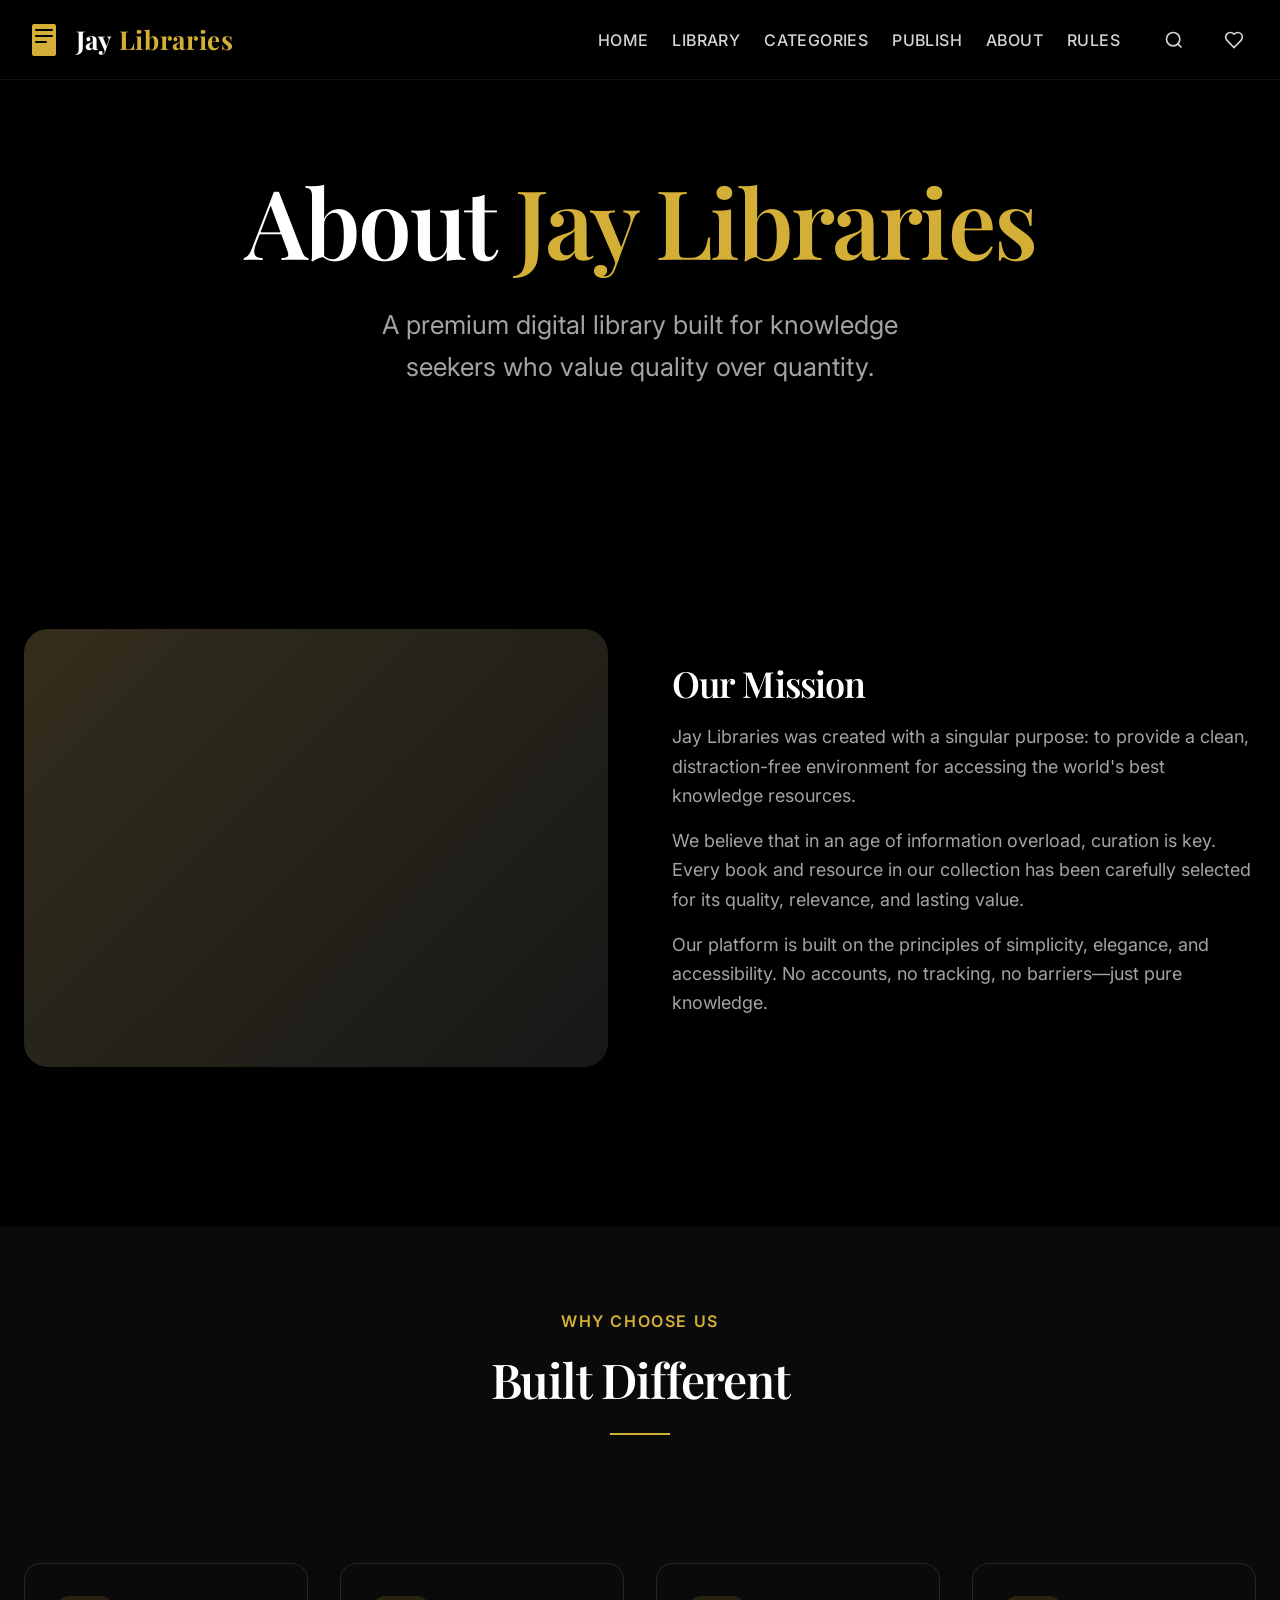
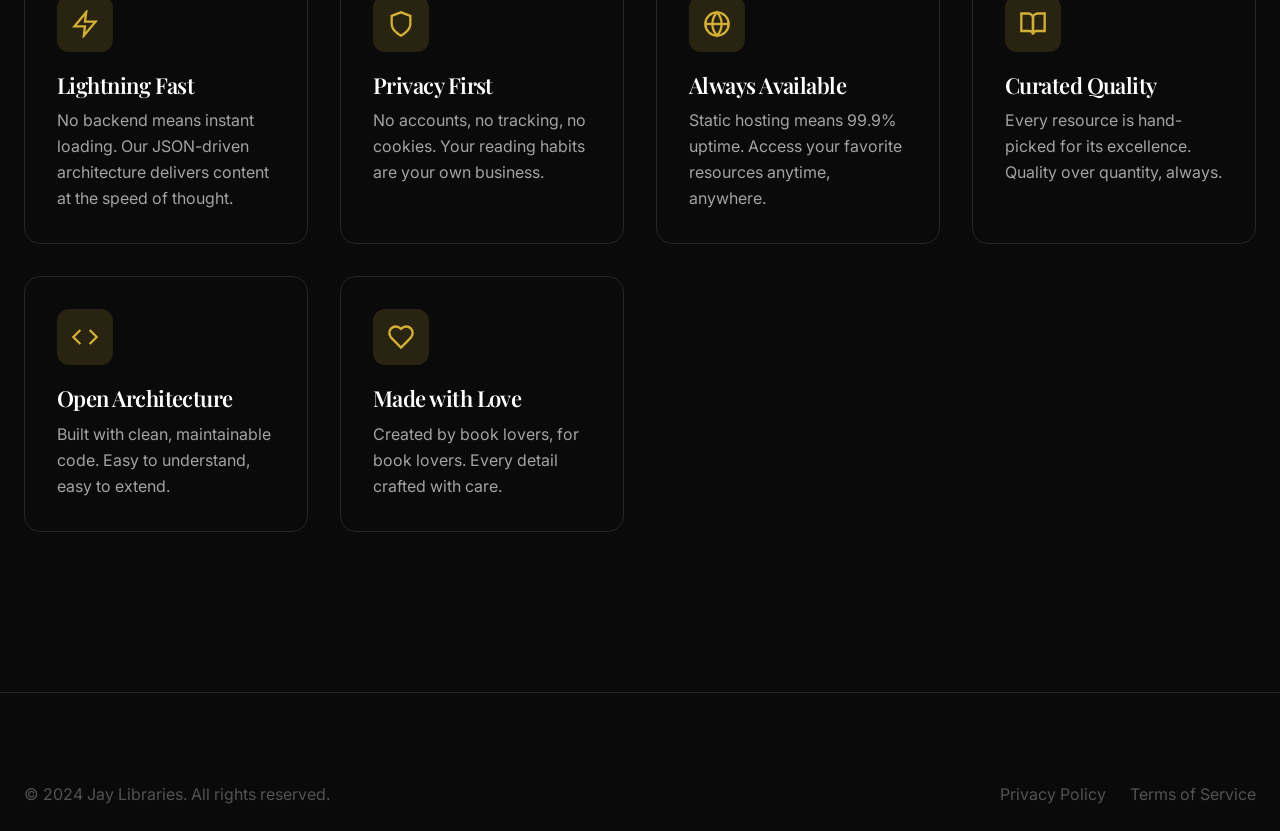
<file: about.html>
<!DOCTYPE html>
<html lang="en">
<head>
  <meta charset="UTF-8">
  <meta name="viewport" content="width=device-width, initial-scale=1.0">
  <meta name="description" content="Learn about Jay Libraries and our mission.">
  <title>About - Jay Libraries</title>
  
  <link rel="icon" type="image/svg+xml" href="assets/icons/favicon.svg">
  <link rel="preconnect" href="https://fonts.googleapis.com">
  <link rel="preconnect" href="https://fonts.gstatic.com" crossorigin>
  <link href="https://fonts.googleapis.com/css2?family=Inter:wght@400;500;600;700&family=Playfair+Display:wght@500;600;700&display=swap" rel="stylesheet">
  <link rel="stylesheet" href="assets/css/style.css">
</head>
<body>
  <!-- Header -->
  <header class="header">
    <div class="container header-inner">
      <a href="index.html" class="logo">
        <svg class="logo-icon" viewBox="0 0 40 40" fill="currentColor">
          <path d="M8 6a2 2 0 0 1 2-2h20a2 2 0 0 1 2 2v28a2 2 0 0 1-2 2H10a2 2 0 0 1-2-2V6z"/>
          <path d="M12 10h16M12 16h16M12 22h10" stroke="#000" stroke-width="2" stroke-linecap="round"/>
        </svg>
        <span class="logo-text">Jay <span>Libraries</span></span>
      </a>

      <nav class="nav">
        <ul class="nav-list">
        <li><a href="index.html" class="nav-link">Home</a></li>
        <li><a href="library.html" class="nav-link">Library</a></li>
        <li><a href="categories.html" class="nav-link">Categories</a></li>
        <li><a href="publish.html" class="nav-link">Publish</a></li>
        <li><a href="about.html" class="nav-link">About</a></li>
        <li><a href="rules.html" class="nav-link">Rules</a></li>
      </ul>

        <div class="nav-actions">
          <button class="search-toggle" aria-label="Open search">
            <svg xmlns="http://www.w3.org/2000/svg" viewBox="0 0 24 24" fill="none" stroke="currentColor" stroke-width="2"><circle cx="11" cy="11" r="8"/><path d="m21 21-4.35-4.35"/></svg>
          </button>
          <a href="favorites.html" class="favorites-toggle" aria-label="View favorites">
            <svg xmlns="http://www.w3.org/2000/svg" viewBox="0 0 24 24" fill="none" stroke="currentColor" stroke-width="2"><path d="M19 14c1.49-1.46 3-3.21 3-5.5A5.5 5.5 0 0 0 16.5 3c-1.76 0-3 .5-4.5 2-1.5-1.5-2.74-2-4.5-2A5.5 5.5 0 0 0 2 8.5c0 2.3 1.5 4.05 3 5.5l7 7Z"/></svg>
            <span class="favorites-badge" style="display: none;">0</span>
          </a>
        </div>

        <button class="mobile-menu-toggle" aria-label="Toggle menu">
          <span></span><span></span><span></span>
        </button>
      </nav>
    </div>
  </header>

  <!-- Main Content -->
  <main>
    <!-- Hero -->
    <section class="about-hero">
      <div class="container">
        <h1 class="about-hero-title">About <span>Jay Libraries</span></h1>
        <p class="about-hero-subtitle">
          A premium digital library built for knowledge seekers who value quality over quantity.
        </p>
      </div>
    </section>

    <!-- Mission -->
    <section class="section">
      <div class="container">
        <div class="about-content">
          <div class="about-image"></div>
          <div class="about-text">
            <h3>Our Mission</h3>
            <p>
              Jay Libraries was created with a singular purpose: to provide a clean, 
              distraction-free environment for accessing the world's best knowledge resources.
            </p>
            <p>
              We believe that in an age of information overload, curation is key. 
              Every book and resource in our collection has been carefully selected 
              for its quality, relevance, and lasting value.
            </p>
            <p>
              Our platform is built on the principles of simplicity, elegance, and 
              accessibility. No accounts, no tracking, no barriers—just pure knowledge.
            </p>
          </div>
        </div>
      </div>
    </section>

    <!-- Features -->
    <section class="section" style="background: var(--gray-950);">
      <div class="container">
        <div class="section-header">
          <span class="section-badge">Why Choose Us</span>
          <h2 class="section-title">Built Different</h2>
          <div class="section-divider"></div>
        </div>

        <div class="about-features">
          <div class="about-feature">
            <div class="about-feature-icon">
              <svg xmlns="http://www.w3.org/2000/svg" viewBox="0 0 24 24" fill="none" stroke="currentColor" stroke-width="2"><polygon points="13 2 3 14 12 14 11 22 21 10 12 10 13 2"/></svg>
            </div>
            <h4 class="about-feature-title">Lightning Fast</h4>
            <p class="about-feature-description">
              No backend means instant loading. Our JSON-driven architecture delivers 
              content at the speed of thought.
            </p>
          </div>

          <div class="about-feature">
            <div class="about-feature-icon">
              <svg xmlns="http://www.w3.org/2000/svg" viewBox="0 0 24 24" fill="none" stroke="currentColor" stroke-width="2"><path d="M12 22s8-4 8-10V5l-8-3-8 3v7c0 6 8 10 8 10z"/></svg>
            </div>
            <h4 class="about-feature-title">Privacy First</h4>
            <p class="about-feature-description">
              No accounts, no tracking, no cookies. Your reading habits are your own business.
            </p>
          </div>

          <div class="about-feature">
            <div class="about-feature-icon">
              <svg xmlns="http://www.w3.org/2000/svg" viewBox="0 0 24 24" fill="none" stroke="currentColor" stroke-width="2"><circle cx="12" cy="12" r="10"/><line x1="2" y1="12" x2="22" y2="12"/><path d="M12 2a15.3 15.3 0 0 1 4 10 15.3 15.3 0 0 1-4 10 15.3 15.3 0 0 1-4-10 15.3 15.3 0 0 1 4-10z"/></svg>
            </div>
            <h4 class="about-feature-title">Always Available</h4>
            <p class="about-feature-description">
              Static hosting means 99.9% uptime. Access your favorite resources anytime, anywhere.
            </p>
          </div>

          <div class="about-feature">
            <div class="about-feature-icon">
              <svg xmlns="http://www.w3.org/2000/svg" viewBox="0 0 24 24" fill="none" stroke="currentColor" stroke-width="2"><path d="M2 3h6a4 4 0 0 1 4 4v14a3 3 0 0 0-3-3H2z"/><path d="M22 3h-6a4 4 0 0 0-4 4v14a3 3 0 0 1 3-3h7z"/></svg>
            </div>
            <h4 class="about-feature-title">Curated Quality</h4>
            <p class="about-feature-description">
              Every resource is hand-picked for its excellence. Quality over quantity, always.
            </p>
          </div>

          <div class="about-feature">
            <div class="about-feature-icon">
              <svg xmlns="http://www.w3.org/2000/svg" viewBox="0 0 24 24" fill="none" stroke="currentColor" stroke-width="2"><polyline points="16 18 22 12 16 6"/><polyline points="8 6 2 12 8 18"/></svg>
            </div>
            <h4 class="about-feature-title">Open Architecture</h4>
            <p class="about-feature-description">
              Built with clean, maintainable code. Easy to understand, easy to extend.
            </p>
          </div>

          <div class="about-feature">
            <div class="about-feature-icon">
              <svg xmlns="http://www.w3.org/2000/svg" viewBox="0 0 24 24" fill="none" stroke="currentColor" stroke-width="2"><path d="M19 14c1.49-1.46 3-3.21 3-5.5A5.5 5.5 0 0 0 16.5 3c-1.76 0-3 .5-4.5 2-1.5-1.5-2.74-2-4.5-2A5.5 5.5 0 0 0 2 8.5c0 2.3 1.5 4.05 3 5.5l7 7Z"/></svg>
            </div>
            <h4 class="about-feature-title">Made with Love</h4>
            <p class="about-feature-description">
              Created by book lovers, for book lovers. Every detail crafted with care.
            </p>
          </div>
        </div>
      </div>
    </section>
  </main>

  <!-- Footer -->
  <footer class="footer">
    <div class="container">
      <div class="footer-bottom" style="border-top: none;">
        <p>&copy; 2024 Jay Libraries. All rights reserved.</p>
        <div class="footer-bottom-links">
          <a href="#">Privacy Policy</a>
          <a href="#">Terms of Service</a>
        </div>
      </div>
    </div>
  </footer>

  <script src="/assets/js/utils.js"></script>
  <script src="/assets/js/app.js"></script>
</body>
</html>
</file>
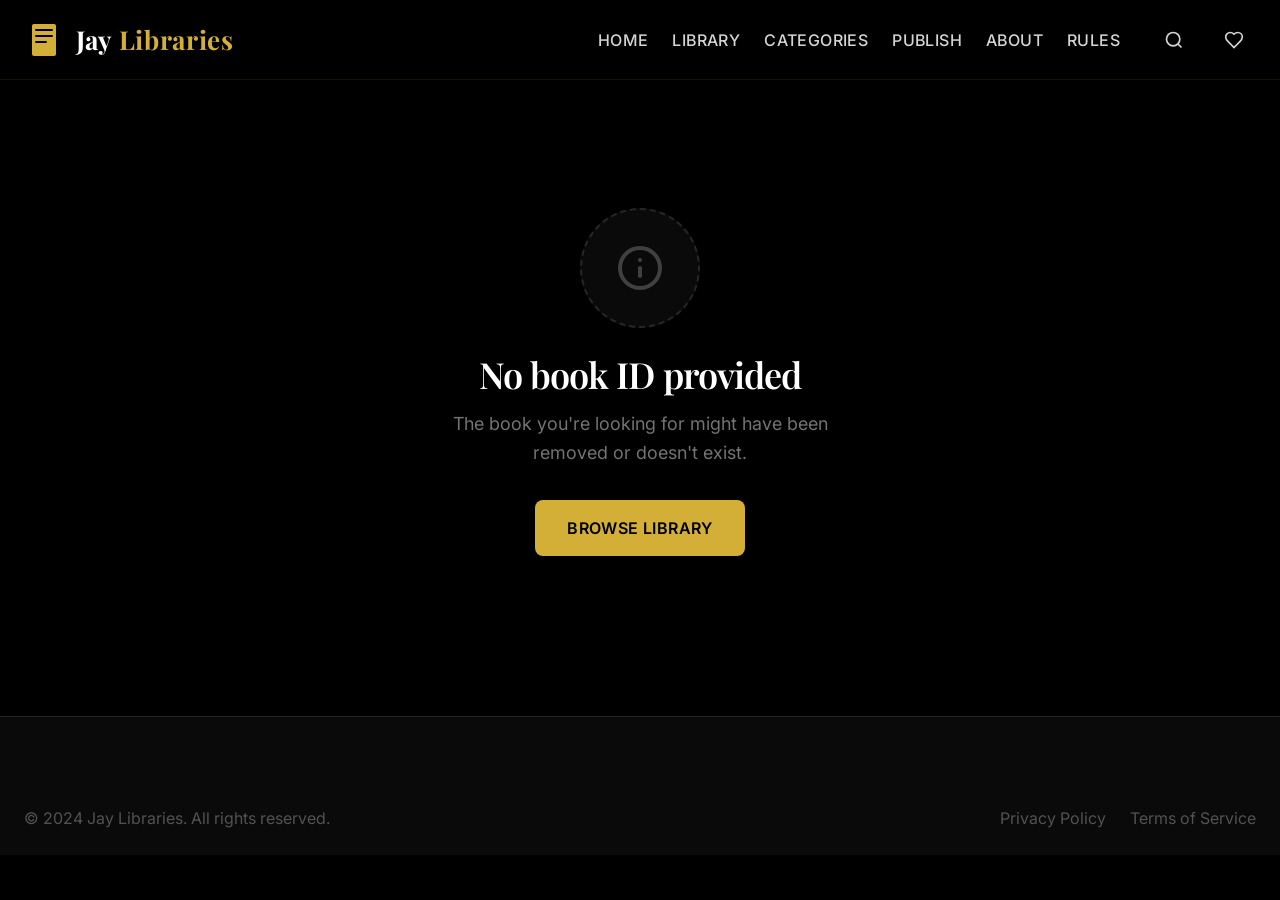
<file: book.html>
<!DOCTYPE html>
<html lang="en">
<head>
  <meta charset="UTF-8">
  <meta name="viewport" content="width=device-width, initial-scale=1.0">
  <meta name="description" content="View book details on Jay Libraries.">
  <title>Book Details - Jay Libraries</title>
  
  <link rel="icon" type="image/svg+xml" href="assets/icons/favicon.svg">
  <link rel="preconnect" href="https://fonts.googleapis.com">
  <link rel="preconnect" href="https://fonts.gstatic.com" crossorigin>
  <link href="https://fonts.googleapis.com/css2?family=Inter:wght@400;500;600;700&family=Playfair+Display:wght@500;600;700&display=swap" rel="stylesheet">
  <link rel="stylesheet" href="assets/css/style.css">
</head>
<body>
  <!-- Header -->
  <header class="header">
    <div class="container header-inner">
      <a href="index.html" class="logo">
        <svg class="logo-icon" viewBox="0 0 40 40" fill="currentColor">
          <path d="M8 6a2 2 0 0 1 2-2h20a2 2 0 0 1 2 2v28a2 2 0 0 1-2 2H10a2 2 0 0 1-2-2V6z"/>
          <path d="M12 10h16M12 16h16M12 22h10" stroke="#000" stroke-width="2" stroke-linecap="round"/>
        </svg>
        <span class="logo-text">Jay <span>Libraries</span></span>
      </a>

      <nav class="nav">
        <ul class="nav-list">
          <li><a href="index.html" class="nav-link">Home</a></li>
          <li><a href="library.html" class="nav-link">Library</a></li>
          <li><a href="categories.html" class="nav-link">Categories</a></li>
          <li><a href="publish.html" class="nav-link">Publish</a></li>
          <li><a href="about.html" class="nav-link">About</a></li>
          <li><a href="rules.html" class="nav-link">Rules</a></li>
        </ul>

        <div class="nav-actions">
          <button class="search-toggle" aria-label="Open search">
            <svg xmlns="http://www.w3.org/2000/svg" viewBox="0 0 24 24" fill="none" stroke="currentColor" stroke-width="2"><circle cx="11" cy="11" r="8"/><path d="m21 21-4.35-4.35"/></svg>
          </button>
          <a href="favorites.html" class="favorites-toggle" aria-label="View favorites">
            <svg xmlns="http://www.w3.org/2000/svg" viewBox="0 0 24 24" fill="none" stroke="currentColor" stroke-width="2"><path d="M19 14c1.49-1.46 3-3.21 3-5.5A5.5 5.5 0 0 0 16.5 3c-1.76 0-3 .5-4.5 2-1.5-1.5-2.74-2-4.5-2A5.5 5.5 0 0 0 2 8.5c0 2.3 1.5 4.05 3 5.5l7 7Z"/></svg>
            <span class="favorites-badge" style="display: none;">0</span>
          </a>
        </div>

        <button class="mobile-menu-toggle" aria-label="Toggle menu">
          <span></span><span></span><span></span>
        </button>
      </nav>
    </div>
  </header>

  <!-- Search Modal -->
  <div class="search-modal" role="dialog" aria-label="Search">
    <div class="search-modal-header">
      <svg class="search-modal-icon" xmlns="http://www.w3.org/2000/svg" viewBox="0 0 24 24" fill="none" stroke="currentColor" stroke-width="2"><circle cx="11" cy="11" r="8"/><path d="m21 21-4.35-4.35"/></svg>
      <input type="text" class="search-modal-input" placeholder="Search books, authors, categories..." autocomplete="off">
      <button class="search-modal-close" aria-label="Close search">
        <svg xmlns="http://www.w3.org/2000/svg" viewBox="0 0 24 24" fill="none" stroke="currentColor" stroke-width="2"><line x1="18" y1="6" x2="6" y2="18"/><line x1="6" y1="6" x2="18" y2="18"/></svg>
      </button>
    </div>
    <div class="search-modal-body" id="search-results"></div>
  </div>

  <!-- Main Content -->
  <main class="book-detail">
    <div class="container">
      <div id="book-detail">
        <!-- Populated by JavaScript -->
      </div>
      <div id="related-books"></div>
    </div>
  </main>

  <!-- Footer -->
  <footer class="footer">
    <div class="container">
      <div class="footer-bottom" style="border-top: none;">
        <p>&copy; 2024 Jay Libraries. All rights reserved.</p>
        <div class="footer-bottom-links">
          <a href="#">Privacy Policy</a>
          <a href="#">Terms of Service</a>
        </div>
      </div>
    </div>
  </footer>

  <script src="/assets/js/utils.js"></script>
  <script src="/assets/js/app.js"></script>
  <script src="/assets/js/book.js"></script>
</body>
</html>
</file>
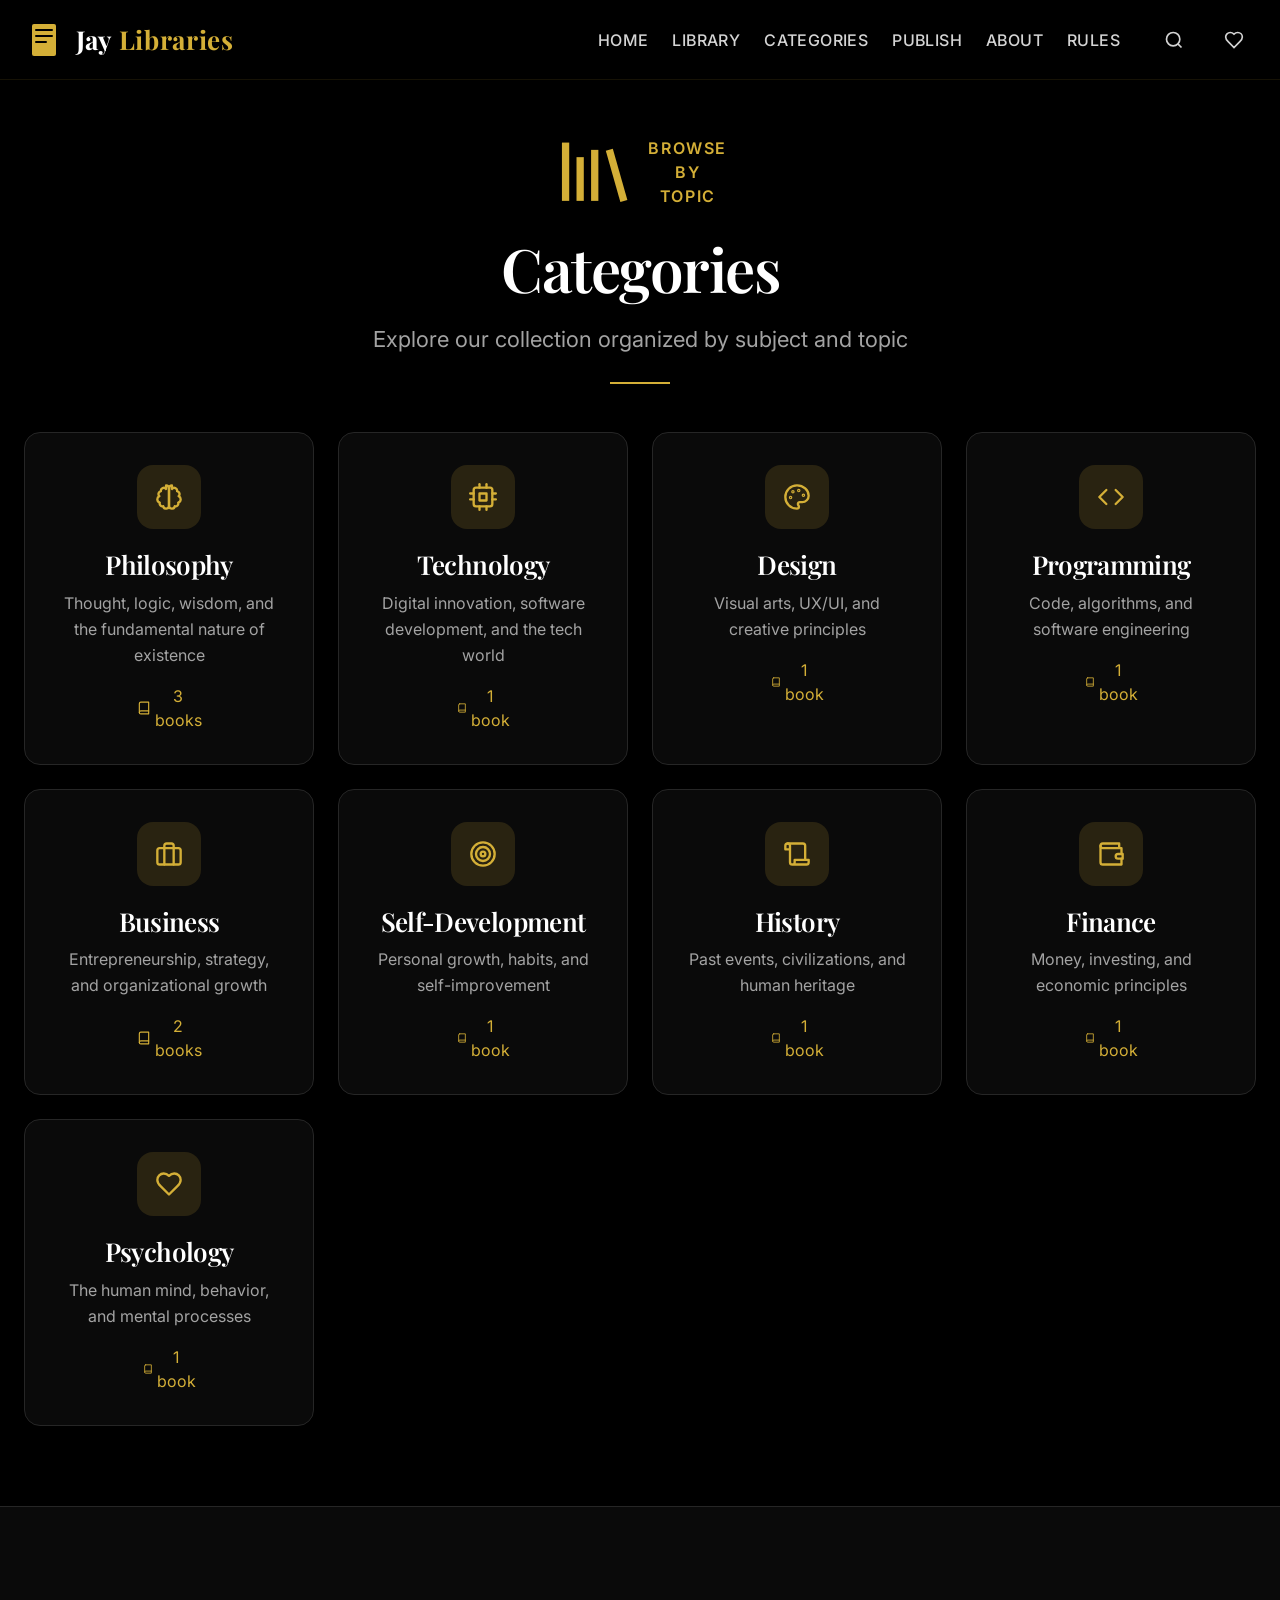
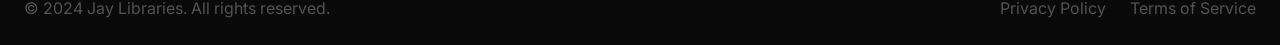
<file: categories.html>
<!DOCTYPE html>
<html lang="en">
<head>
  <meta charset="UTF-8">
  <meta name="viewport" content="width=device-width, initial-scale=1.0">
  <meta name="description" content="Browse books by category at Jay Libraries.">
  <title>Categories - Jay Libraries</title>
  
  <link rel="icon" type="image/svg+xml" href="assets/icons/favicon.svg">
  <link rel="preconnect" href="https://fonts.googleapis.com">
  <link rel="preconnect" href="https://fonts.gstatic.com" crossorigin>
  <link href="https://fonts.googleapis.com/css2?family=Inter:wght@400;500;600;700&family=Playfair+Display:wght@500;600;700&display=swap" rel="stylesheet">
  <link rel="stylesheet" href="assets/css/style.css">
</head>
<body>
  <!-- Header -->
  <header class="header">
    <div class="container header-inner">
      <a href="index.html" class="logo">
        <svg class="logo-icon" viewBox="0 0 40 40" fill="currentColor">
          <path d="M8 6a2 2 0 0 1 2-2h20a2 2 0 0 1 2 2v28a2 2 0 0 1-2 2H10a2 2 0 0 1-2-2V6z"/>
          <path d="M12 10h16M12 16h16M12 22h10" stroke="#000" stroke-width="2" stroke-linecap="round"/>
        </svg>
        <span class="logo-text">Jay <span>Libraries</span></span>
      </a>

      <nav class="nav">
        <ul class="nav-list">
        <li><a href="index.html" class="nav-link">Home</a></li>
        <li><a href="library.html" class="nav-link">Library</a></li>
        <li><a href="categories.html" class="nav-link">Categories</a></li>
        <li><a href="publish.html" class="nav-link">Publish</a></li>
        <li><a href="about.html" class="nav-link">About</a></li>
        <li><a href="rules.html" class="nav-link">Rules</a></li>
        </ul>
        

        <div class="nav-actions">
          <button class="search-toggle" aria-label="Open search">
            <svg xmlns="http://www.w3.org/2000/svg" viewBox="0 0 24 24" fill="none" stroke="currentColor" stroke-width="2"><circle cx="11" cy="11" r="8"/><path d="m21 21-4.35-4.35"/></svg>
          </button>
          <a href="favorites.html" class="favorites-toggle" aria-label="View favorites">
            <svg xmlns="http://www.w3.org/2000/svg" viewBox="0 0 24 24" fill="none" stroke="currentColor" stroke-width="2"><path d="M19 14c1.49-1.46 3-3.21 3-5.5A5.5 5.5 0 0 0 16.5 3c-1.76 0-3 .5-4.5 2-1.5-1.5-2.74-2-4.5-2A5.5 5.5 0 0 0 2 8.5c0 2.3 1.5 4.05 3 5.5l7 7Z"/></svg>
            <span class="favorites-badge" style="display: none;">0</span>
          </a>
        </div>

        <button class="mobile-menu-toggle" aria-label="Toggle menu">
          <span></span><span></span><span></span>
        </button>
      </nav>
    </div>
  </header>

  <!-- Search Modal -->
  <div class="search-modal" role="dialog" aria-label="Search">
    <div class="search-modal-header">
      <svg class="search-modal-icon" xmlns="http://www.w3.org/2000/svg" viewBox="0 0 24 24" fill="none" stroke="currentColor" stroke-width="2"><circle cx="11" cy="11" r="8"/><path d="m21 21-4.35-4.35"/></svg>
      <input type="text" class="search-modal-input" placeholder="Search books, authors, categories..." autocomplete="off">
      <button class="search-modal-close" aria-label="Close search">
        <svg xmlns="http://www.w3.org/2000/svg" viewBox="0 0 24 24" fill="none" stroke="currentColor" stroke-width="2"><line x1="18" y1="6" x2="6" y2="18"/><line x1="6" y1="6" x2="18" y2="18"/></svg>
      </button>
    </div>
    <div class="search-modal-body" id="search-results"></div>
  </div>

  <!-- Main Content -->
  <main style="padding-top: calc(var(--header-height) + var(--space-12)); padding-bottom: var(--space-20);">
    <div class="container">
      <div class="section-header">
        <span class="section-badge">
          <svg xmlns="http://www.w3.org/2000/svg" viewBox="0 0 24 24" fill="none" stroke="currentColor" stroke-width="2"><path d="m16 6 4 14"/><path d="M12 6v14"/><path d="M8 8v12"/><path d="M4 4v16"/></svg>
          Browse by Topic
        </span>
        <h1 class="section-title">Categories</h1>
        <p class="section-description">
          Explore our collection organized by subject and topic
        </p>
        <div class="section-divider"></div>
      </div>

      <div class="categories-grid" id="all-categories">
        <!-- Populated by JavaScript -->
      </div>
    </div>
  </main>

  <!-- Footer -->
  <footer class="footer">
    <div class="container">
      <div class="footer-bottom" style="border-top: none;">
        <p>&copy; 2024 Jay Libraries. All rights reserved.</p>
        <div class="footer-bottom-links">
          <a href="#">Privacy Policy</a>
          <a href="#">Terms of Service</a>
        </div>
      </div>
    </div>
  </footer>

  <script src="/assets/js/utils.js"></script>
  <script src="/assets/js/app.js"></script>
  <script>
    (async function() {
      const container = document.getElementById('all-categories');
      if (!container) return;

      const [categories, books] = await Promise.all([
        JayLibraries.getCategories(),
        JayLibraries.getBooks()
      ]);

      if (!categories || !books) {
        container.innerHTML = '<p class="text-center text-muted">Failed to load categories.</p>';
        return;
      }

      container.innerHTML = categories.map(cat => {
        const count = books.filter(b => b.category === cat.name).length;
        return JayLibraries.createCategoryCard(cat, count);
      }).join('');
    })();
  </script>
</body>
</html>
</file>
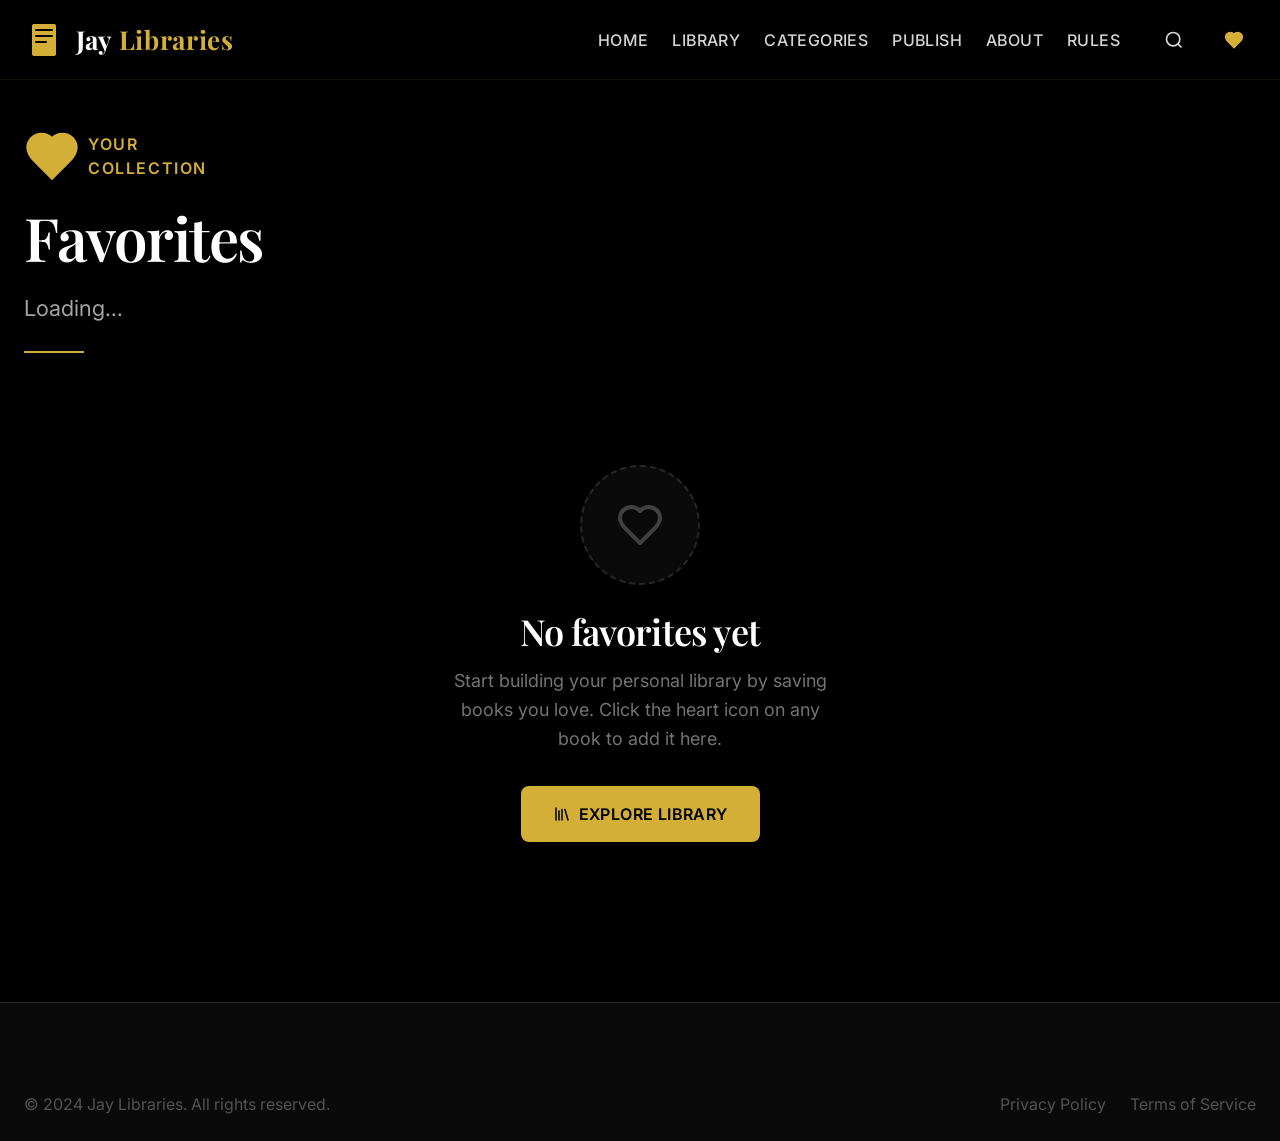
<file: favorites.html>
<!DOCTYPE html>
<html lang="en">
<head>
  <meta charset="UTF-8">
  <meta name="viewport" content="width=device-width, initial-scale=1.0">
  <meta name="description" content="Your saved favorites on Jay Libraries.">
  <title>Favorites - Jay Libraries</title>
  
  <link rel="icon" type="image/svg+xml" href="assets/icons/favicon.svg">
  <link rel="preconnect" href="https://fonts.googleapis.com">
  <link rel="preconnect" href="https://fonts.gstatic.com" crossorigin>
  <link href="https://fonts.googleapis.com/css2?family=Inter:wght@400;500;600;700&family=Playfair+Display:wght@500;600;700&display=swap" rel="stylesheet">
  <link rel="stylesheet" href="assets/css/style.css">
</head>
<body>
  <!-- Header -->
  <header class="header">
    <div class="container header-inner">
      <a href="index.html" class="logo">
        <svg class="logo-icon" viewBox="0 0 40 40" fill="currentColor">
          <path d="M8 6a2 2 0 0 1 2-2h20a2 2 0 0 1 2 2v28a2 2 0 0 1-2 2H10a2 2 0 0 1-2-2V6z"/>
          <path d="M12 10h16M12 16h16M12 22h10" stroke="#000" stroke-width="2" stroke-linecap="round"/>
        </svg>
        <span class="logo-text">Jay <span>Libraries</span></span>
      </a>

      <nav class="nav">
        <ul class="nav-list">
  <li><a href="index.html" class="nav-link">Home</a></li>
  <li><a href="library.html" class="nav-link">Library</a></li>
  <li><a href="categories.html" class="nav-link">Categories</a></li>
  <li><a href="publish.html" class="nav-link">Publish</a></li>
  <li><a href="about.html" class="nav-link">About</a></li>
  <li><a href="rules.html" class="nav-link">Rules</a></li>
        </ul>

        <div class="nav-actions">
          <button class="search-toggle" aria-label="Open search">
            <svg xmlns="http://www.w3.org/2000/svg" viewBox="0 0 24 24" fill="none" stroke="currentColor" stroke-width="2"><circle cx="11" cy="11" r="8"/><path d="m21 21-4.35-4.35"/></svg>
          </button>
          <a href="favorites.html" class="favorites-toggle" aria-label="View favorites" style="color: var(--color-accent);">
            <svg xmlns="http://www.w3.org/2000/svg" viewBox="0 0 24 24" fill="currentColor" stroke="currentColor" stroke-width="2"><path d="M19 14c1.49-1.46 3-3.21 3-5.5A5.5 5.5 0 0 0 16.5 3c-1.76 0-3 .5-4.5 2-1.5-1.5-2.74-2-4.5-2A5.5 5.5 0 0 0 2 8.5c0 2.3 1.5 4.05 3 5.5l7 7Z"/></svg>
            <span class="favorites-badge" style="display: none;">0</span>
          </a>
        </div>

        <button class="mobile-menu-toggle" aria-label="Toggle menu">
          <span></span><span></span><span></span>
        </button>
      </nav>
    </div>
  </header>

  <!-- Main Content -->
  <main style="padding-top: calc(var(--header-height) + var(--space-12)); padding-bottom: var(--space-20); min-height: 100vh;">
    <div class="container">
      <div class="section-header section-header-left" style="margin-bottom: var(--space-8);">
        <span class="section-badge">
          <svg xmlns="http://www.w3.org/2000/svg" viewBox="0 0 24 24" fill="currentColor" stroke="currentColor" stroke-width="2"><path d="M19 14c1.49-1.46 3-3.21 3-5.5A5.5 5.5 0 0 0 16.5 3c-1.76 0-3 .5-4.5 2-1.5-1.5-2.74-2-4.5-2A5.5 5.5 0 0 0 2 8.5c0 2.3 1.5 4.05 3 5.5l7 7Z"/></svg>
          Your Collection
        </span>
        <h1 class="section-title">Favorites</h1>
        <p class="section-description" id="favorites-count">Loading...</p>
        <div class="section-divider"></div>
      </div>

      <div id="favorites-grid">
        <!-- Populated by JavaScript -->
      </div>
    </div>
  </main>

  <!-- Footer -->
  <footer class="footer">
    <div class="container">
      <div class="footer-bottom" style="border-top: none;">
        <p>&copy; 2024 Jay Libraries. All rights reserved.</p>
        <div class="footer-bottom-links">
          <a href="#">Privacy Policy</a>
          <a href="#">Terms of Service</a>
        </div>
      </div>
    </div>
  </footer>

  <script src="/assets/js/utils.js"></script>
  <script src="/assets/js/app.js"></script>
  <script src="/assets/js/favorites.js"></script>
</body>
</html>
</file>
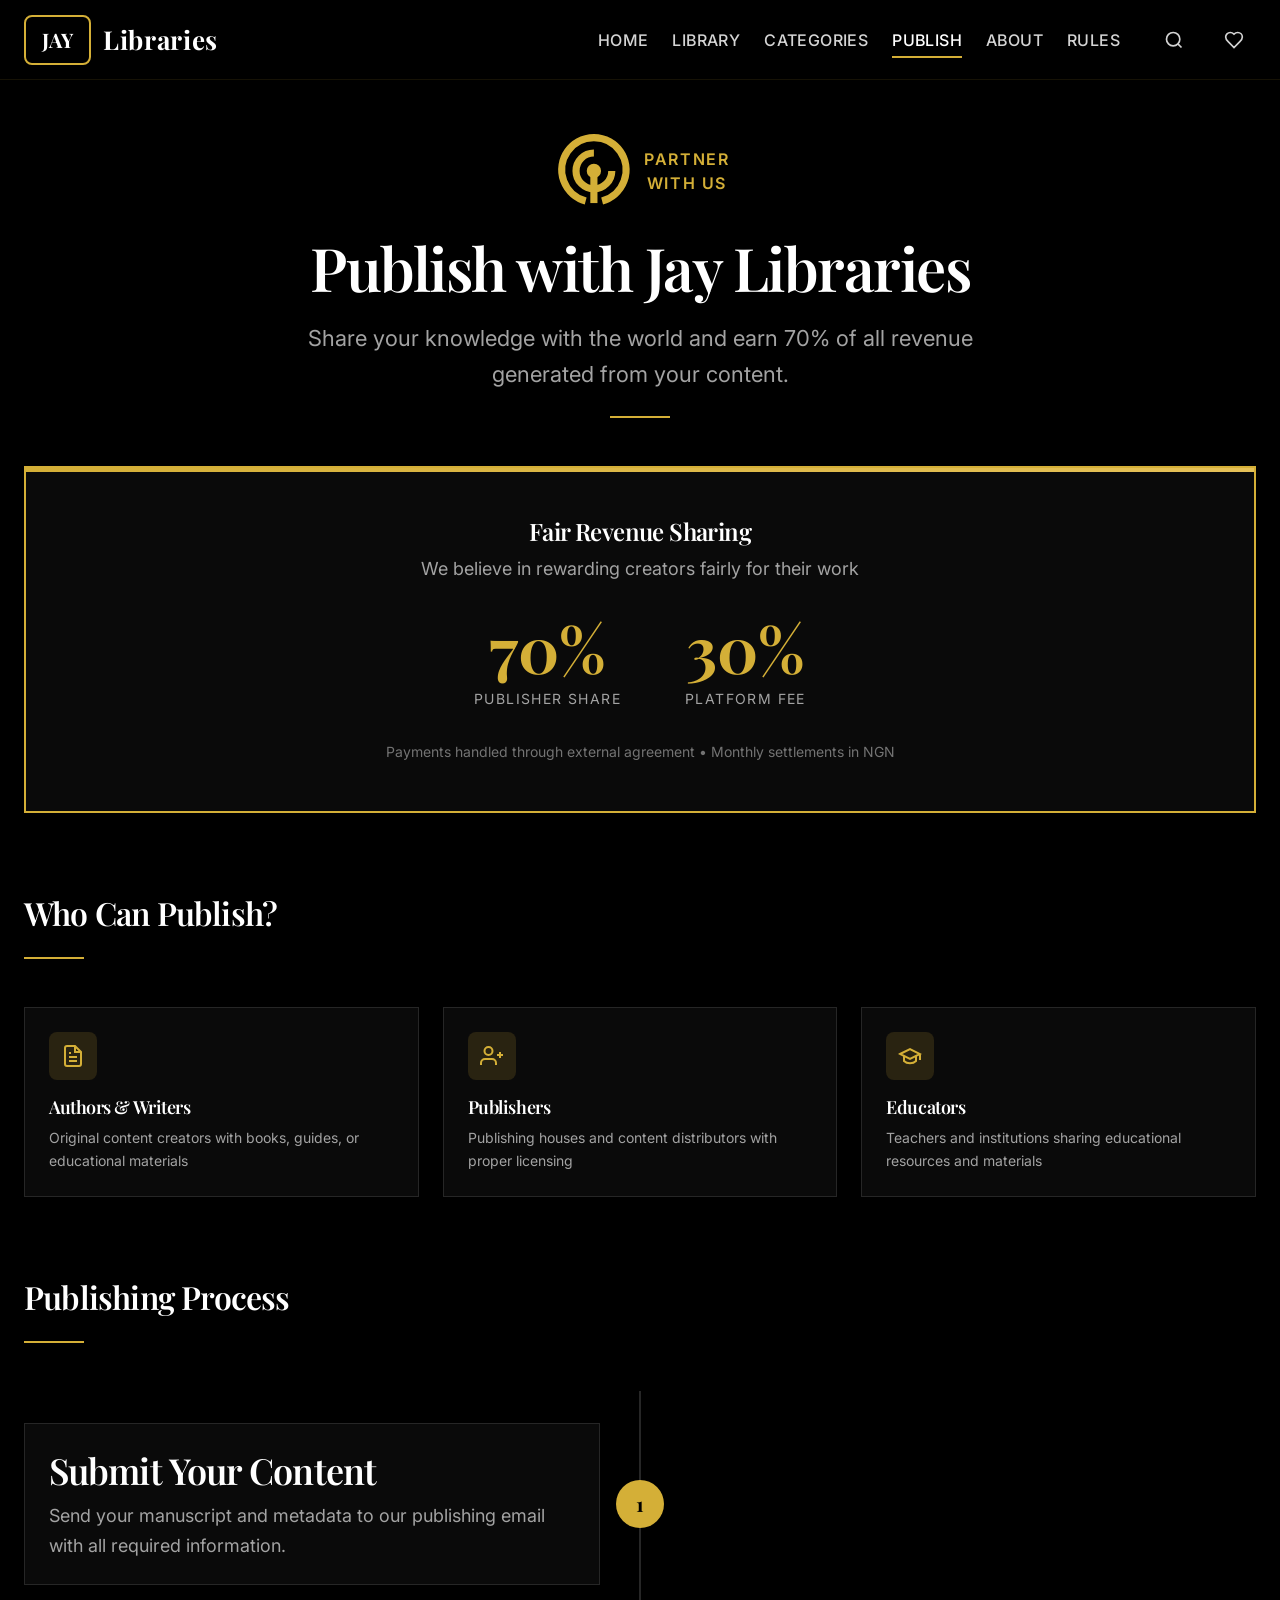
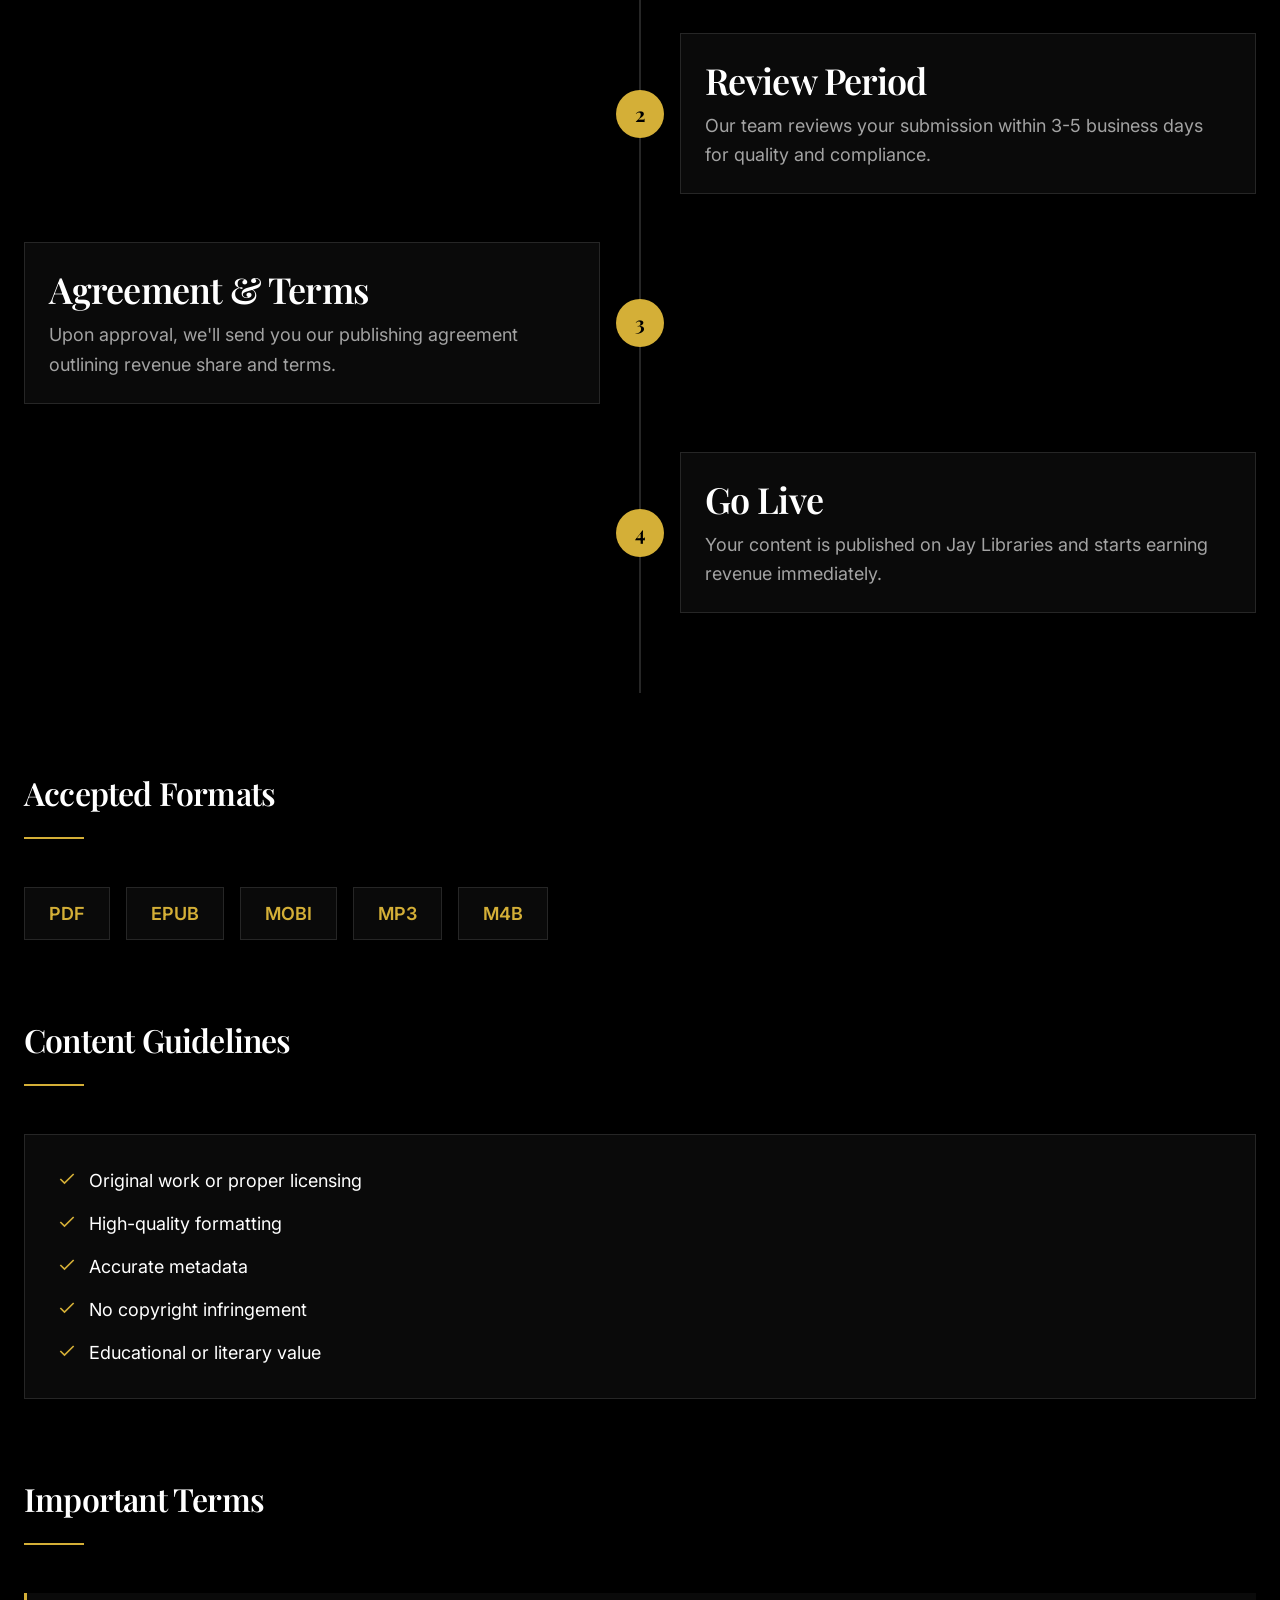
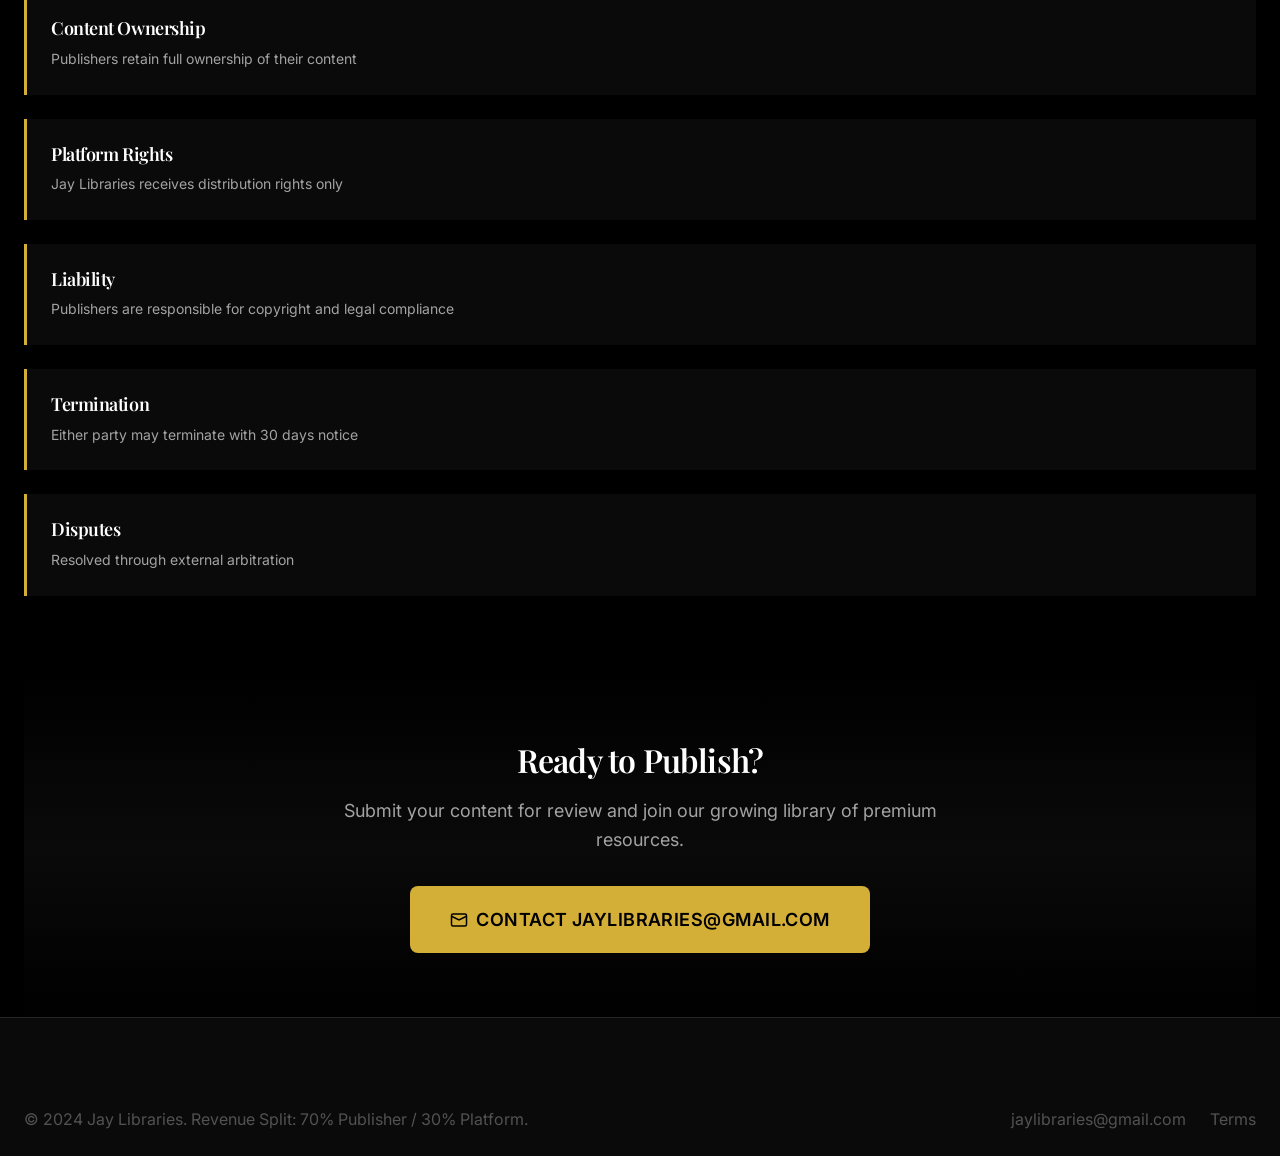
<file: publish.html>
<!DOCTYPE html>
<html lang="en">
<head>
  <meta charset="UTF-8">
  <meta name="viewport" content="width=device-width, initial-scale=1.0">
  <meta name="description" content="Publish your books and content on Jay Libraries. 70% revenue share for publishers.">
  <title>Publish with Us - Jay Libraries</title>
  
  <link rel="icon" type="image/svg+xml" href="assets/icons/favicon.svg">
  <link rel="preconnect" href="https://fonts.googleapis.com">
  <link rel="preconnect" href="https://fonts.gstatic.com" crossorigin>
  <link href="https://fonts.googleapis.com/css2?family=Inter:wght@400;500;600;700&family=Playfair+Display:wght@500;600;700&display=swap" rel="stylesheet">
  <link rel="stylesheet" href="assets/css/style.css">
  
  <style>
    /* Publish Page Specific Styles */
    .revenue-split-card {
      background: var(--gray-950);
      border: 2px solid var(--color-accent);
      border-radius: var(--radius);
      padding: 48px;
      text-align: center;
      margin: 48px 0;
      position: relative;
      overflow: hidden;
    }
    
    .revenue-split-card::before {
      content: '';
      position: absolute;
      top: 0;
      left: 0;
      right: 0;
      height: 4px;
      background: linear-gradient(90deg, var(--color-accent), var(--color-accent-hover));
    }
    
    .revenue-split-numbers {
      display: flex;
      justify-content: center;
      gap: 64px;
      margin: 32px 0;
    }
    
    .revenue-split-item {
      text-align: center;
    }
    
    .revenue-percentage {
      font-family: var(--font-serif);
      font-size: 4rem;
      font-weight: 700;
      color: var(--color-accent);
      line-height: 1;
    }
    
    .revenue-label {
      font-size: 0.875rem;
      color: var(--gray-400);
      text-transform: uppercase;
      letter-spacing: 0.1em;
      margin-top: 8px;
    }
    
    .process-timeline {
      position: relative;
      padding: 32px 0;
      margin: 48px 0;
    }
    
    .process-timeline::before {
      content: '';
      position: absolute;
      left: 50%;
      top: 0;
      bottom: 0;
      width: 2px;
      background: var(--gray-800);
      transform: translateX(-50%);
    }
    
    .process-step {
      display: flex;
      align-items: center;
      gap: 32px;
      margin-bottom: 48px;
      position: relative;
    }
    
    .process-step:nth-child(even) {
      flex-direction: row-reverse;
    }
    
    .process-step-number {
      width: 48px;
      height: 48px;
      display: flex;
      align-items: center;
      justify-content: center;
      background: var(--color-accent);
      color: var(--color-primary);
      font-family: var(--font-serif);
      font-size: 1.25rem;
      font-weight: 700;
      border-radius: 50%;
      position: absolute;
      left: 50%;
      transform: translateX(-50%);
      z-index: 1;
    }
    
    .process-step-content {
      flex: 1;
      padding: 24px;
      background: var(--gray-950);
      border: 1px solid var(--gray-800);
      border-radius: var(--radius);
    }
    
    .process-step:nth-child(odd) .process-step-content {
      margin-right: calc(50% + 40px);
    }
    
    .process-step:nth-child(even) .process-step-content {
      margin-left: calc(50% + 40px);
    }
    
    @media (max-width: 768px) {
      .revenue-split-numbers {
        gap: 32px;
      }
      
      .revenue-percentage {
        font-size: 3rem;
      }
      
      .process-timeline::before {
        left: 24px;
      }
      
      .process-step,
      .process-step:nth-child(even) {
        flex-direction: row;
      }
      
      .process-step-number {
        left: 24px;
      }
      
      .process-step-content,
      .process-step:nth-child(odd) .process-step-content,
      .process-step:nth-child(even) .process-step-content {
        margin-left: 80px;
        margin-right: 0;
      }
    }
    
    .requirements-grid {
      display: grid;
      grid-template-columns: repeat(auto-fit, minmax(300px, 1fr));
      gap: 24px;
      margin: 32px 0;
    }
    
    .requirement-card {
      padding: 24px;
      background: var(--gray-950);
      border: 1px solid var(--gray-800);
      border-radius: var(--radius);
      transition: all var(--transition);
    }
    
    .requirement-card:hover {
      border-color: var(--color-accent);
    }
    
    .requirement-icon {
      width: 48px;
      height: 48px;
      display: flex;
      align-items: center;
      justify-content: center;
      background: var(--color-accent-muted);
      color: var(--color-accent);
      border-radius: 8px;
      margin-bottom: 16px;
    }
    
    .requirement-icon svg {
      width: 24px;
      height: 24px;
    }
    
    .requirement-title {
      font-size: 1.125rem;
      margin-bottom: 8px;
    }
    
    .requirement-description {
      font-size: 0.875rem;
      color: var(--gray-400);
    }
    
    .email-cta {
      text-align: center;
      padding: 64px 24px;
      background: linear-gradient(180deg, transparent, var(--gray-950), transparent);
    }
    
    .email-cta-title {
      font-size: 2rem;
      margin-bottom: 16px;
    }
    
    .email-cta-description {
      color: var(--gray-400);
      margin-bottom: 32px;
      max-width: 600px;
      margin-left: auto;
      margin-right: auto;
    }
  </style>
</head>
<body>
  <!-- Header (same as other pages) -->
  <header class="header">
    <div class="container header-inner">
      <a href="index.html" class="logo">
        <!-- Logo Placeholder System -->
        <div style="display: flex; align-items: center; gap: 12px;">
          <div style="padding: 8px 16px; border: 2px solid var(--color-accent); border-radius: 8px;">
            <span style="font-family: var(--font-serif); font-weight: 700; font-size: 1.25rem; color: var(--color-secondary);">JAY</span>
          </div>
          <span class="logo-text">Libraries</span>
        </div>
      </a>

      <nav class="nav">
        <ul class="nav-list">
          <li><a href="index.html" class="nav-link">Home</a></li>
          <li><a href="library.html" class="nav-link">Library</a></li>
          <li><a href="categories.html" class="nav-link">Categories</a></li>
          <li><a href="publish.html" class="nav-link active">Publish</a></li>
          <li><a href="about.html" class="nav-link">About</a></li>
          <li><a href="rules.html" class="nav-link">Rules</a></li>
        </ul>

        <div class="nav-actions">
          <button class="search-toggle" aria-label="Open search">
            <svg xmlns="http://www.w3.org/2000/svg" viewBox="0 0 24 24" fill="none" stroke="currentColor" stroke-width="2"><circle cx="11" cy="11" r="8"/><path d="m21 21-4.35-4.35"/></svg>
          </button>
          <a href="favorites.html" class="favorites-toggle" aria-label="View favorites">
            <svg xmlns="http://www.w3.org/2000/svg" viewBox="0 0 24 24" fill="none" stroke="currentColor" stroke-width="2"><path d="M19 14c1.49-1.46 3-3.21 3-5.5A5.5 5.5 0 0 0 16.5 3c-1.76 0-3 .5-4.5 2-1.5-1.5-2.74-2-4.5-2A5.5 5.5 0 0 0 2 8.5c0 2.3 1.5 4.05 3 5.5l7 7Z"/></svg>
            <span class="favorites-badge" style="display: none;">0</span>
          </a>
        </div>

        <button class="mobile-menu-toggle" aria-label="Toggle menu">
          <span></span><span></span><span></span>
        </button>
      </nav>
    </div>
  </header>

  <!-- Main Content -->
  <main style="padding-top: calc(var(--header-height) + 48px);">
    <div class="container">
      <!-- Page Header -->
      <div class="section-header">
        <span class="section-badge">
          <svg xmlns="http://www.w3.org/2000/svg" viewBox="0 0 24 24" fill="none" stroke="currentColor" stroke-width="2"><path d="M12 12m-1 0a1 1 0 1 0 2 0a1 1 0 1 0-2 0"/><path d="M12 7a5 5 0 1 0 5 5"/><path d="M12 12v9"/><path d="M9.7 20.4a9 9 0 1 1 4.6 0"/></svg>
          Partner with Us
        </span>
        <h1 class="section-title">Publish with Jay Libraries</h1>
        <p class="section-description">
          Share your knowledge with the world and earn 70% of all revenue generated from your content.
        </p>
        <div class="section-divider"></div>
      </div>

      <!-- Revenue Split Card -->
      <div class="revenue-split-card">
        <h2 style="font-size: 1.5rem; margin-bottom: 8px;">Fair Revenue Sharing</h2>
        <p style="color: var(--gray-400); margin-bottom: 32px;">
          We believe in rewarding creators fairly for their work
        </p>
        <div class="revenue-split-numbers">
          <div class="revenue-split-item">
            <div class="revenue-percentage" id="publisher-percentage">70%</div>
            <div class="revenue-label">Publisher Share</div>
          </div>
          <div class="revenue-split-item">
            <div class="revenue-percentage" id="platform-percentage">30%</div>
            <div class="revenue-label">Platform Fee</div>
          </div>
        </div>
        <p style="font-size: 0.875rem; color: var(--gray-500); margin-top: 24px;">
          Payments handled through external agreement • Monthly settlements in NGN
        </p>
      </div>

      <!-- Who Can Publish -->
      <section style="margin: 80px 0;">
        <div class="section-header section-header-left">
          <h2 class="section-title" style="font-size: 2rem;">Who Can Publish?</h2>
          <div class="section-divider"></div>
        </div>
        
        <div class="requirements-grid">
          <div class="requirement-card">
            <div class="requirement-icon">
              <svg xmlns="http://www.w3.org/2000/svg" viewBox="0 0 24 24" fill="none" stroke="currentColor" stroke-width="2"><path d="M14 2H6a2 2 0 0 0-2 2v16a2 2 0 0 0 2 2h12a2 2 0 0 0 2-2V8z"/><polyline points="14 2 14 8 20 8"/><line x1="16" y1="13" x2="8" y2="13"/><line x1="16" y1="17" x2="8" y2="17"/><polyline points="10 9 9 9 8 9"/></svg>
            </div>
            <h3 class="requirement-title">Authors & Writers</h3>
            <p class="requirement-description">
              Original content creators with books, guides, or educational materials
            </p>
          </div>
          
          <div class="requirement-card">
            <div class="requirement-icon">
              <svg xmlns="http://www.w3.org/2000/svg" viewBox="0 0 24 24" fill="none" stroke="currentColor" stroke-width="2"><path d="M16 21v-2a4 4 0 0 0-4-4H5a4 4 0 0 0-4 4v2"/><circle cx="8.5" cy="7" r="4"/><line x1="20" y1="8" x2="20" y2="14"/><line x1="23" y1="11" x2="17" y2="11"/></svg>
            </div>
            <h3 class="requirement-title">Publishers</h3>
            <p class="requirement-description">
              Publishing houses and content distributors with proper licensing
            </p>
          </div>
          
          <div class="requirement-card">
            <div class="requirement-icon">
              <svg xmlns="http://www.w3.org/2000/svg" viewBox="0 0 24 24" fill="none" stroke="currentColor" stroke-width="2"><path d="M22 10v6M2 10l10-5 10 5-10 5z"/><path d="M6 12v5c3 3 9 3 12 0v-5"/></svg>
            </div>
            <h3 class="requirement-title">Educators</h3>
            <p class="requirement-description">
              Teachers and institutions sharing educational resources and materials
            </p>
          </div>
        </div>
      </section>

      <!-- Publishing Process -->
      <section style="margin: 80px 0;">
        <div class="section-header section-header-left">
          <h2 class="section-title" style="font-size: 2rem;">Publishing Process</h2>
          <div class="section-divider"></div>
        </div>
        
        <div class="process-timeline">
          <div class="process-step">
            <div class="process-step-number">1</div>
            <div class="process-step-content">
              <h3>Submit Your Content</h3>
              <p style="color: var(--gray-400); margin-top: 8px;">
                Send your manuscript and metadata to our publishing email with all required information.
              </p>
            </div>
          </div>
          
          <div class="process-step">
            <div class="process-step-number">2</div>
            <div class="process-step-content">
              <h3>Review Period</h3>
              <p style="color: var(--gray-400); margin-top: 8px;">
                Our team reviews your submission within 3-5 business days for quality and compliance.
              </p>
            </div>
          </div>
          
          <div class="process-step">
            <div class="process-step-number">3</div>
            <div class="process-step-content">
              <h3>Agreement & Terms</h3>
              <p style="color: var(--gray-400); margin-top: 8px;">
                Upon approval, we'll send you our publishing agreement outlining revenue share and terms.
              </p>
            </div>
          </div>
          
          <div class="process-step">
            <div class="process-step-number">4</div>
            <div class="process-step-content">
              <h3>Go Live</h3>
              <p style="color: var(--gray-400); margin-top: 8px;">
                Your content is published on Jay Libraries and starts earning revenue immediately.
              </p>
            </div>
          </div>
        </div>
      </section>

      <!-- Accepted Formats -->
      <section style="margin: 80px 0;">
        <div class="section-header section-header-left">
          <h2 class="section-title" style="font-size: 2rem;">Accepted Formats</h2>
          <div class="section-divider"></div>
        </div>
        
        <div style="display: flex; flex-wrap: wrap; gap: 16px; margin-top: 32px;" id="accepted-formats">
          <!-- Populated by JavaScript -->
        </div>
      </section>

      <!-- Content Guidelines -->
      <section style="margin: 80px 0;">
        <div class="section-header section-header-left">
          <h2 class="section-title" style="font-size: 2rem;">Content Guidelines</h2>
          <div class="section-divider"></div>
        </div>
        
        <div style="background: var(--gray-950); border: 1px solid var(--gray-800); border-radius: var(--radius); padding: 32px;">
          <ul id="content-guidelines" style="display: flex; flex-direction: column; gap: 16px;">
            <!-- Populated by JavaScript -->
          </ul>
        </div>
      </section>

      <!-- Important Terms -->
      <section style="margin: 80px 0;">
        <div class="section-header section-header-left">
          <h2 class="section-title" style="font-size: 2rem;">Important Terms</h2>
          <div class="section-divider"></div>
        </div>
        
        <div style="display: grid; gap: 24px;" id="legal-terms">
          <!-- Populated by JavaScript -->
        </div>
      </section>

      <!-- CTA Section -->
      <div class="email-cta">
        <h2 class="email-cta-title">Ready to Publish?</h2>
        <p class="email-cta-description">
          Submit your content for review and join our growing library of premium resources.
        </p>
        <a href="mailto:jaylibraries@gmail.com?subject=Publishing%20Inquiry" class="btn btn-primary btn-lg">
          <svg xmlns="http://www.w3.org/2000/svg" viewBox="0 0 24 24" fill="none" stroke="currentColor" stroke-width="2"><rect x="2" y="4" width="20" height="16" rx="2"/><path d="m22 7-10 5L2 7"/></svg>
          Contact jaylibraries@gmail.com
        </a>
      </div>
    </div>
  </main>

  <!-- Footer (updated version below) -->
  <footer class="footer">
    <div class="container">
      <div class="footer-bottom" style="border-top: none;">
        <p>&copy; 2024 Jay Libraries. Revenue Split: 70% Publisher / 30% Platform.</p>
        <div class="footer-bottom-links">
          <a href="mailto:jaylibraries@gmail.com">jaylibraries@gmail.com</a>
          <a href="rules.html">Terms</a>
        </div>
      </div>
    </div>
  </footer>

  <script src="assets/js/utils.js"></script>
  <script src="assets/js/app.js"></script>
  <script src="assets/js/publish.js"></script>
</body>
</html>
</file>
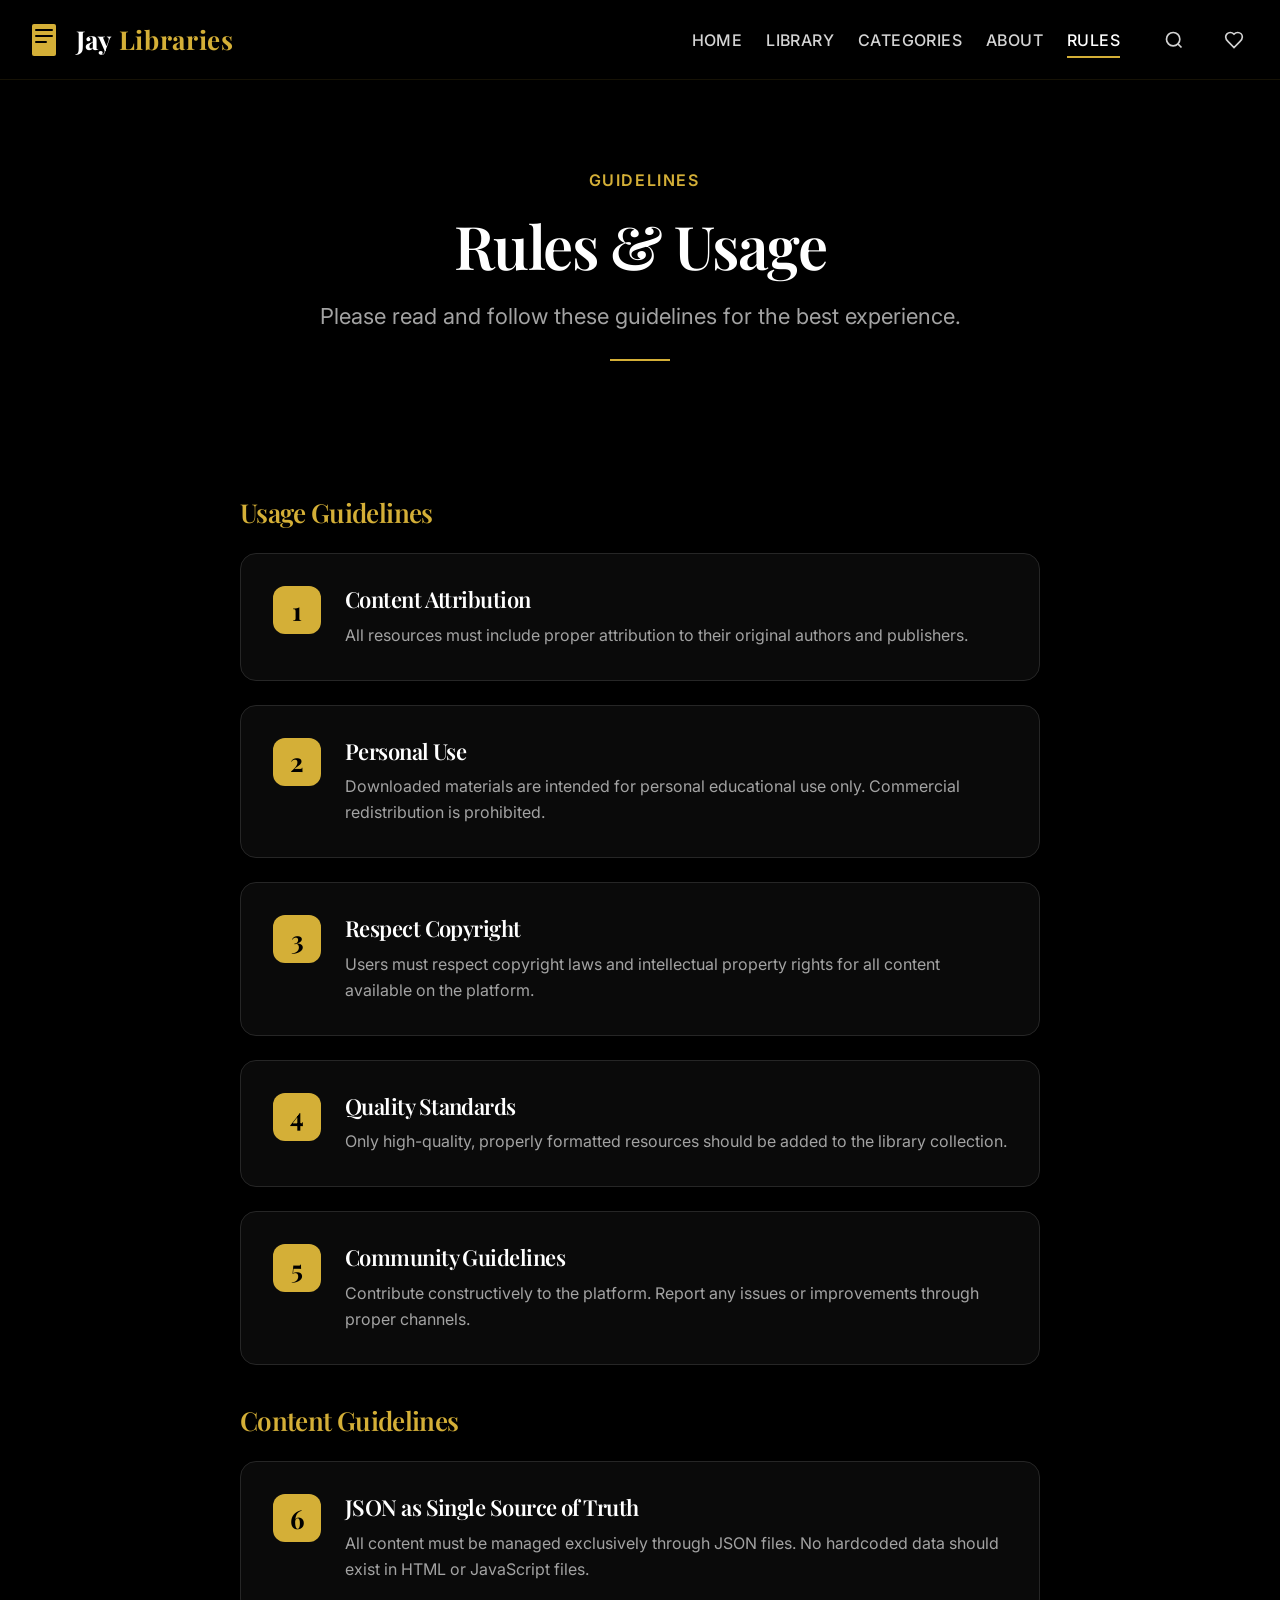
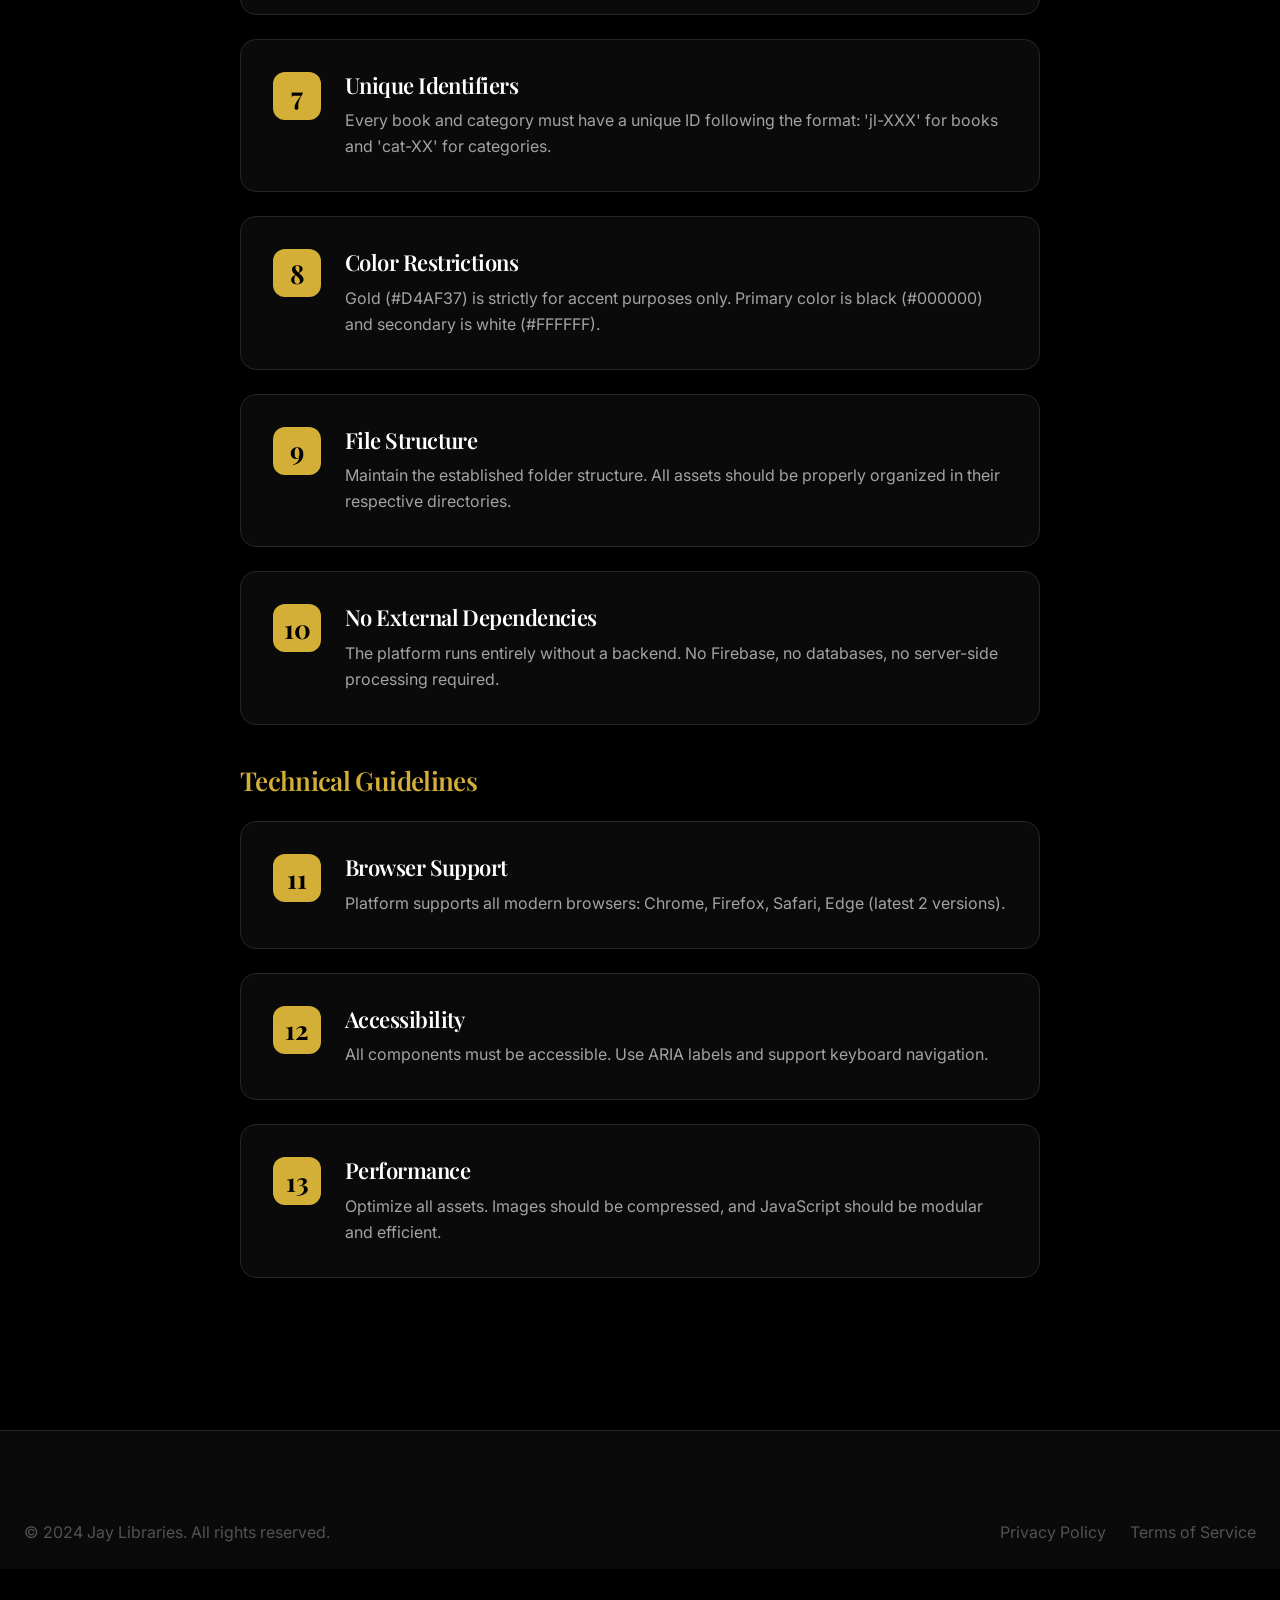
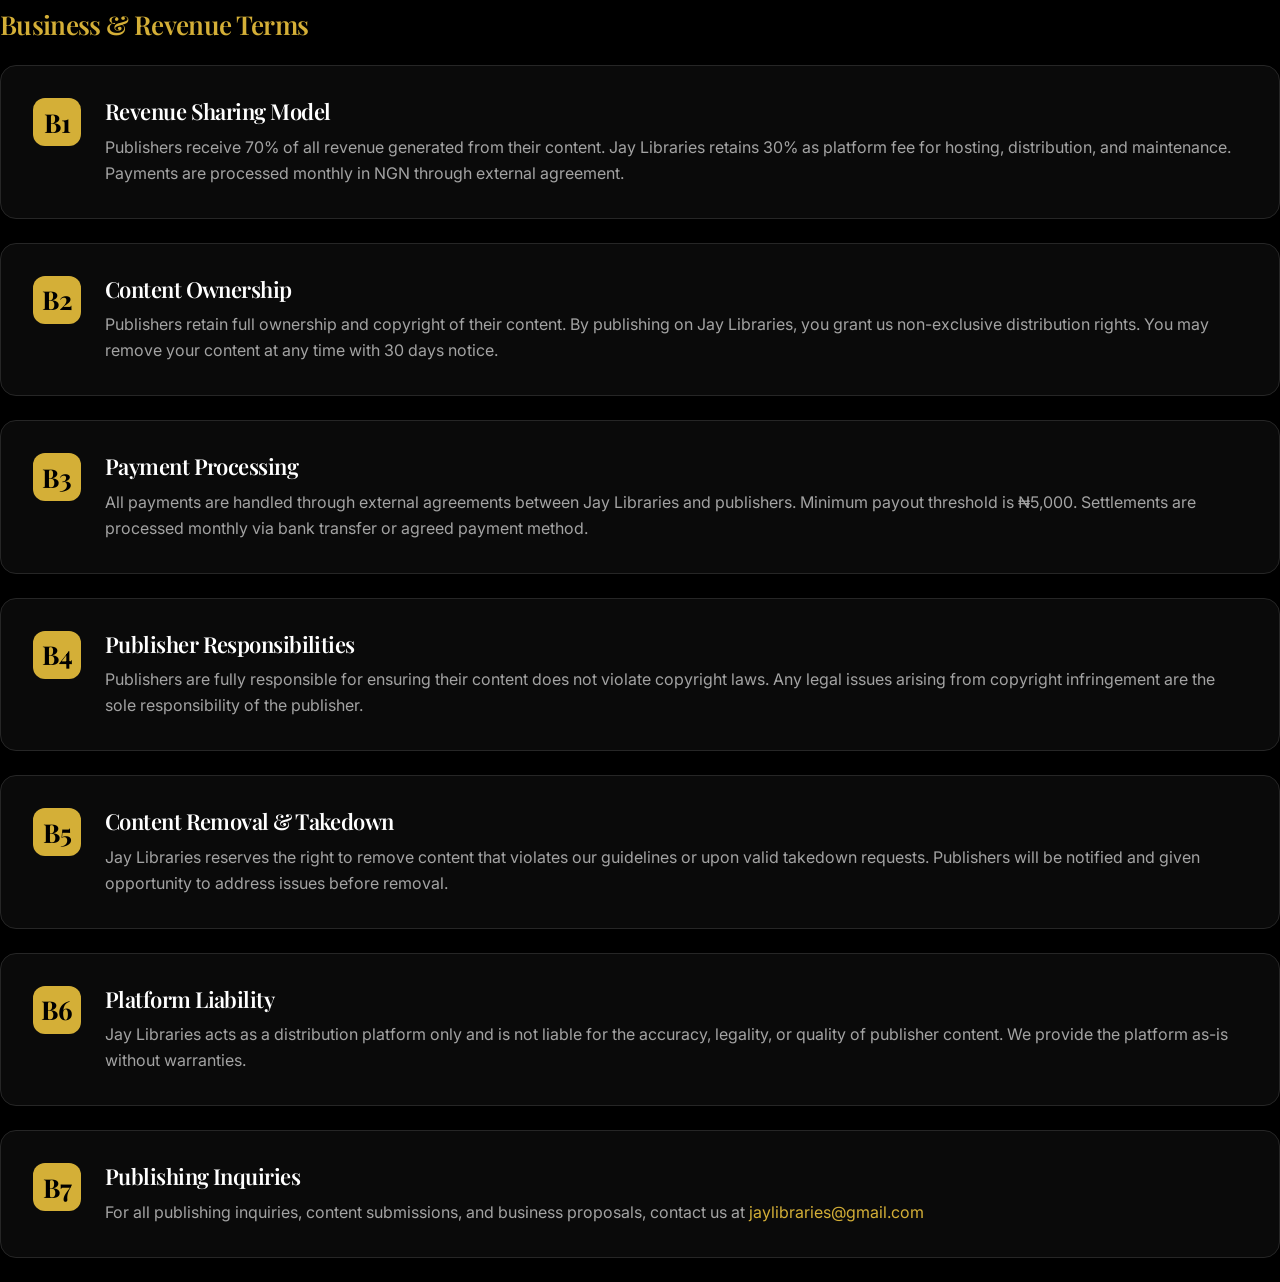
<file: rules.html>
<!DOCTYPE html>
<html lang="en">
<head>
  <meta charset="UTF-8">
  <meta name="viewport" content="width=device-width, initial-scale=1.0">
  <meta name="description" content="Rules and usage guidelines for Jay Libraries.">
  <title>Rules & Usage - Jay Libraries</title>
  
  <link rel="icon" type="image/svg+xml" href="assets/icons/favicon.svg">
  <link rel="preconnect" href="https://fonts.googleapis.com">
  <link rel="preconnect" href="https://fonts.gstatic.com" crossorigin>
  <link href="https://fonts.googleapis.com/css2?family=Inter:wght@400;500;600;700&family=Playfair+Display:wght@500;600;700&display=swap" rel="stylesheet">
  <link rel="stylesheet" href="assets/css/style.css">
</head>
<body>
  <!-- Header -->
  <header class="header">
    <div class="container header-inner">
      <a href="index.html" class="logo">
        <svg class="logo-icon" viewBox="0 0 40 40" fill="currentColor">
          <path d="M8 6a2 2 0 0 1 2-2h20a2 2 0 0 1 2 2v28a2 2 0 0 1-2 2H10a2 2 0 0 1-2-2V6z"/>
          <path d="M12 10h16M12 16h16M12 22h10" stroke="#000" stroke-width="2" stroke-linecap="round"/>
        </svg>
        <span class="logo-text">Jay <span>Libraries</span></span>
      </a>

      <nav class="nav">
        <ul class="nav-list">
          <li><a href="index.html" class="nav-link">Home</a></li>
          <li><a href="library.html" class="nav-link">Library</a></li>
          <li><a href="categories.html" class="nav-link">Categories</a></li>
          <li><a href="about.html" class="nav-link">About</a></li>
          <li><a href="rules.html" class="nav-link active">Rules</a></li>
        </ul>

        <div class="nav-actions">
          <button class="search-toggle" aria-label="Open search">
            <svg xmlns="http://www.w3.org/2000/svg" viewBox="0 0 24 24" fill="none" stroke="currentColor" stroke-width="2"><circle cx="11" cy="11" r="8"/><path d="m21 21-4.35-4.35"/></svg>
          </button>
          <a href="favorites.html" class="favorites-toggle" aria-label="View favorites">
            <svg xmlns="http://www.w3.org/2000/svg" viewBox="0 0 24 24" fill="none" stroke="currentColor" stroke-width="2"><path d="M19 14c1.49-1.46 3-3.21 3-5.5A5.5 5.5 0 0 0 16.5 3c-1.76 0-3 .5-4.5 2-1.5-1.5-2.74-2-4.5-2A5.5 5.5 0 0 0 2 8.5c0 2.3 1.5 4.05 3 5.5l7 7Z"/></svg>
            <span class="favorites-badge" style="display: none;">0</span>
          </a>
        </div>

        <button class="mobile-menu-toggle" aria-label="Toggle menu">
          <span></span><span></span><span></span>
        </button>
      </nav>
    </div>
  </header>

  <!-- Main Content -->
  <main>
    <section class="rules-hero">
      <div class="container">
        <span class="section-badge">
          <svg xmlns="http://www.w3.org/2000/svg" viewBox="0 0 24 24" fill="none" stroke="currentColor" stroke-width="2"><path d="M12 22s8-4 8-10V5l-8-3-8 3v7c0 6 8 10 8 10z"/></svg>
          Guidelines
        </span>
        <h1 class="section-title" style="font-size: var(--text-4xl);">Rules & Usage</h1>
        <p class="section-description">
          Please read and follow these guidelines for the best experience.
        </p>
        <div class="section-divider"></div>
      </div>
    </section>

    <section>
      <div class="container">
        <div class="rules-list" id="rules-list">
          <!-- Populated by JavaScript -->
        </div>
      </div>
    </section>
  </main>

  <!-- Footer -->
  <footer class="footer" style="margin-top: var(--space-20);">
    <div class="container">
      <div class="footer-bottom" style="border-top: none;">
        <p>&copy; 2024 Jay Libraries. All rights reserved.</p>
        <div class="footer-bottom-links">
          <a href="#">Privacy Policy</a>
          <a href="#">Terms of Service</a>
        </div>
      </div>
    </div>
  </footer>

  <script src="assets/js/utils.js"></script>
  <script src="assets/js/app.js"></script>
  <script>
    (async function() {
      const container = document.getElementById('rules-list');
      if (!container) return;

      const rules = await JayLibraries.getRules();
      if (!rules) {
        container.innerHTML = '<p class="text-center text-muted">Failed to load rules.</p>';
        return;
      }

      const allRules = [
        { title: 'Usage Guidelines', rules: rules.usageRules },
        { title: 'Content Guidelines', rules: rules.editingRules },
        { title: 'Technical Guidelines', rules: rules.technicalRules }
      ];

      let ruleNumber = 1;

      container.innerHTML = allRules.map(section => `
        <h3 style="font-size: var(--text-xl); margin-bottom: var(--space-6); margin-top: var(--space-10); color: var(--color-accent);">
          ${section.title}
        </h3>
        ${section.rules.map(rule => `
          <article class="rule-item">
            <span class="rule-number">${ruleNumber++}</span>
            <div class="rule-content">
              <h3>${rule.title}</h3>
              <p>${rule.description}</p>
            </div>
          </article>
        `).join('')}
      `).join('');
    })();
  </script>
  <!-- Add this section before the closing </div> of rules-list -->
<h3 style="font-size: var(--text-xl); margin-bottom: var(--space-6); margin-top: var(--space-10); color: var(--color-accent);">
  Business & Revenue Terms
</h3>

<article class="rule-item">
  <span class="rule-number">B1</span>
  <div class="rule-content">
    <h3>Revenue Sharing Model</h3>
    <p>Publishers receive 70% of all revenue generated from their content. Jay Libraries retains 30% as platform fee for hosting, distribution, and maintenance. Payments are processed monthly in NGN through external agreement.</p>
  </div>
</article>

<article class="rule-item">
  <span class="rule-number">B2</span>
  <div class="rule-content">
    <h3>Content Ownership</h3>
    <p>Publishers retain full ownership and copyright of their content. By publishing on Jay Libraries, you grant us non-exclusive distribution rights. You may remove your content at any time with 30 days notice.</p>
  </div>
</article>

<article class="rule-item">
  <span class="rule-number">B3</span>
  <div class="rule-content">
    <h3>Payment Processing</h3>
    <p>All payments are handled through external agreements between Jay Libraries and publishers. Minimum payout threshold is ₦5,000. Settlements are processed monthly via bank transfer or agreed payment method.</p>
  </div>
</article>

<article class="rule-item">
  <span class="rule-number">B4</span>
  <div class="rule-content">
    <h3>Publisher Responsibilities</h3>
    <p>Publishers are fully responsible for ensuring their content does not violate copyright laws. Any legal issues arising from copyright infringement are the sole responsibility of the publisher.</p>
  </div>
</article>

<article class="rule-item">
  <span class="rule-number">B5</span>
  <div class="rule-content">
    <h3>Content Removal & Takedown</h3>
    <p>Jay Libraries reserves the right to remove content that violates our guidelines or upon valid takedown requests. Publishers will be notified and given opportunity to address issues before removal.</p>
  </div>
</article>

<article class="rule-item">
  <span class="rule-number">B6</span>
  <div class="rule-content">
    <h3>Platform Liability</h3>
    <p>Jay Libraries acts as a distribution platform only and is not liable for the accuracy, legality, or quality of publisher content. We provide the platform as-is without warranties.</p>
  </div>
</article>

<article class="rule-item">
  <span class="rule-number">B7</span>
  <div class="rule-content">
    <h3>Publishing Inquiries</h3>
    <p>For all publishing inquiries, content submissions, and business proposals, contact us at <a href="mailto:jaylibraries@gmail.com" style="color: var(--color-accent);">jaylibraries@gmail.com</a></p>
  </div>
</article>
</body>
</html>
</file>
<file: assets/css/style.css>
/* ═══════════════════════════════════════════════════════════
   JAY LIBRARIES - Premium Digital Library Design System
   Version: 1.0.0
   ═══════════════════════════════════════════════════════════ */

/* ─────────────────────────────────────────────────────────────
   CSS CUSTOM PROPERTIES (Design Tokens)
   ───────────────────────────────────────────────────────────── */
:root {
  /* Color System - STRICT */
  --color-primary: #000000;
  --color-secondary: #FFFFFF;
  --color-accent: #D4AF37;
  --color-accent-hover: #E5C158;
  --color-accent-muted: rgba(212, 175, 55, 0.15);
  --color-accent-glow: rgba(212, 175, 55, 0.3);
  
  /* Neutral Shades */
  --gray-50: #FAFAFA;
  --gray-100: #F5F5F5;
  --gray-200: #E5E5E5;
  --gray-300: #D4D4D4;
  --gray-400: #A3A3A3;
  --gray-500: #737373;
  --gray-600: #525252;
  --gray-700: #404040;
  --gray-800: #262626;
  --gray-900: #171717;
  --gray-950: #0A0A0A;
  
  /* Typography */
  --font-serif: 'Playfair Display', Georgia, 'Times New Roman', serif;
  --font-sans: 'Inter', -apple-system, BlinkMacSystemFont, 'Segoe UI', sans-serif;
  --font-mono: 'JetBrains Mono', 'Fira Code', monospace;
  
  /* Font Sizes - Fluid Typography */
  --text-xs: clamp(0.75rem, 0.7rem + 0.25vw, 0.875rem);
  --text-sm: clamp(0.875rem, 0.8rem + 0.375vw, 1rem);
  --text-base: clamp(1rem, 0.925rem + 0.375vw, 1.125rem);
  --text-lg: clamp(1.125rem, 1rem + 0.625vw, 1.375rem);
  --text-xl: clamp(1.25rem, 1.1rem + 0.75vw, 1.625rem);
  --text-2xl: clamp(1.5rem, 1.25rem + 1.25vw, 2.25rem);
  --text-3xl: clamp(1.875rem, 1.5rem + 1.875vw, 3rem);
  --text-4xl: clamp(2.25rem, 1.75rem + 2.5vw, 4rem);
  --text-5xl: clamp(3rem, 2rem + 5vw, 6rem);
  
  /* Line Heights */
  --leading-none: 1;
  --leading-tight: 1.25;
  --leading-snug: 1.375;
  --leading-normal: 1.5;
  --leading-relaxed: 1.625;
  --leading-loose: 2;
  
  /* Letter Spacing */
  --tracking-tighter: -0.05em;
  --tracking-tight: -0.025em;
  --tracking-normal: 0;
  --tracking-wide: 0.025em;
  --tracking-wider: 0.05em;
  --tracking-widest: 0.1em;
  
  /* Spacing Scale */
  --space-0: 0;
  --space-1: 0.25rem;
  --space-2: 0.5rem;
  --space-3: 0.75rem;
  --space-4: 1rem;
  --space-5: 1.25rem;
  --space-6: 1.5rem;
  --space-8: 2rem;
  --space-10: 2.5rem;
  --space-12: 3rem;
  --space-16: 4rem;
  --space-20: 5rem;
  --space-24: 6rem;
  --space-32: 8rem;
  
  /* Border Radius */
  --radius-none: 0;
  --radius-sm: 0.25rem;
  --radius-md: 0.5rem;
  --radius-lg: 0.75rem;
  --radius-xl: 1rem;
  --radius-2xl: 1.5rem;
  --radius-full: 9999px;
  
  /* Shadows */
  --shadow-sm: 0 1px 2px 0 rgba(0, 0, 0, 0.05);
  --shadow-md: 0 4px 6px -1px rgba(0, 0, 0, 0.1), 0 2px 4px -2px rgba(0, 0, 0, 0.1);
  --shadow-lg: 0 10px 15px -3px rgba(0, 0, 0, 0.1), 0 4px 6px -4px rgba(0, 0, 0, 0.1);
  --shadow-xl: 0 20px 25px -5px rgba(0, 0, 0, 0.1), 0 8px 10px -6px rgba(0, 0, 0, 0.1);
  --shadow-2xl: 0 25px 50px -12px rgba(0, 0, 0, 0.25);
  --shadow-gold: 0 0 20px rgba(212, 175, 55, 0.3);
  --shadow-gold-lg: 0 0 40px rgba(212, 175, 55, 0.4);
  
  /* Transitions */
  --transition-fast: 150ms cubic-bezier(0.4, 0, 0.2, 1);
  --transition-base: 300ms cubic-bezier(0.4, 0, 0.2, 1);
  --transition-slow: 500ms cubic-bezier(0.4, 0, 0.2, 1);
  --transition-bounce: 500ms cubic-bezier(0.68, -0.55, 0.265, 1.55);
  
  /* Z-Index Scale */
  --z-dropdown: 100;
  --z-sticky: 200;
  --z-fixed: 300;
  --z-modal-backdrop: 400;
  --z-modal: 500;
  --z-popover: 600;
  --z-tooltip: 700;
  
  /* Layout */
  --container-sm: 640px;
  --container-md: 768px;
  --container-lg: 1024px;
  --container-xl: 1280px;
  --container-2xl: 1536px;
  
  /* Header Height */
  --header-height: 80px;
}

/* ─────────────────────────────────────────────────────────────
   RESET & BASE STYLES
   ───────────────────────────────────────────────────────────── */
*, *::before, *::after {
  box-sizing: border-box;
  margin: 0;
  padding: 0;
}

html {
  scroll-behavior: smooth;
  -webkit-font-smoothing: antialiased;
  -moz-osx-font-smoothing: grayscale;
  text-rendering: optimizeLegibility;
}

body {
  font-family: var(--font-sans);
  font-size: var(--text-base);
  line-height: var(--leading-normal);
  color: var(--color-secondary);
  background-color: var(--color-primary);
  min-height: 100vh;
  overflow-x: hidden;
}

/* Selection */
::selection {
  background-color: var(--color-accent);
  color: var(--color-primary);
}

/* Focus Styles */
:focus-visible {
  outline: 2px solid var(--color-accent);
  outline-offset: 2px;
}

/* Links */
a {
  color: inherit;
  text-decoration: none;
  transition: color var(--transition-fast);
}

/* Images */
img, picture, video, canvas, svg {
  display: block;
  max-width: 100%;
  height: auto;
}

/* Lists */
ul, ol {
  list-style: none;
}

/* Buttons */
button {
  font-family: inherit;
  font-size: inherit;
  cursor: pointer;
  border: none;
  background: none;
}

/* Inputs */
input, textarea, select {
  font-family: inherit;
  font-size: inherit;
}

/* ─────────────────────────────────────────────────────────────
   TYPOGRAPHY
   ───────────────────────────────────────────────────────────── */
h1, h2, h3, h4, h5, h6 {
  font-family: var(--font-serif);
  font-weight: 600;
  line-height: var(--leading-tight);
  letter-spacing: var(--tracking-tight);
}

h1 { font-size: var(--text-4xl); }
h2 { font-size: var(--text-3xl); }
h3 { font-size: var(--text-2xl); }
h4 { font-size: var(--text-xl); }
h5 { font-size: var(--text-lg); }
h6 { font-size: var(--text-base); }

p {
  line-height: var(--leading-relaxed);
}

.text-accent {
  color: var(--color-accent);
}

.text-muted {
  color: var(--gray-400);
}

/* ─────────────────────────────────────────────────────────────
   LAYOUT UTILITIES
   ───────────────────────────────────────────────────────────── */
.container {
  width: 100%;
  max-width: var(--container-xl);
  margin-inline: auto;
  padding-inline: var(--space-6);
}

.container-narrow {
  max-width: var(--container-lg);
}

.container-wide {
  max-width: var(--container-2xl);
}

.section {
  padding-block: var(--space-20);
}

.section-lg {
  padding-block: var(--space-32);
}

/* ─────────────────────────────────────────────────────────────
   HEADER & NAVIGATION
   ───────────────────────────────────────────────────────────── */
.header {
  position: fixed;
  top: 0;
  left: 0;
  right: 0;
  height: var(--header-height);
  background: rgba(0, 0, 0, 0.95);
  backdrop-filter: blur(20px);
  -webkit-backdrop-filter: blur(20px);
  border-bottom: 1px solid rgba(212, 175, 55, 0.1);
  z-index: var(--z-fixed);
  transition: all var(--transition-base);
}

.header.scrolled {
  background: rgba(0, 0, 0, 0.98);
  box-shadow: 0 4px 30px rgba(0, 0, 0, 0.3);
}

.header-inner {
  display: flex;
  align-items: center;
  justify-content: space-between;
  height: 100%;
}

.logo {
  display: flex;
  align-items: center;
  gap: var(--space-3);
}

.logo-icon {
  width: 40px;
  height: 40px;
  fill: var(--color-accent);
  transition: transform var(--transition-base);
}

.logo:hover .logo-icon {
  transform: rotate(-10deg) scale(1.05);
}

.logo-text {
  font-family: var(--font-serif);
  font-size: var(--text-xl);
  font-weight: 700;
  letter-spacing: var(--tracking-wide);
}

.logo-text span {
  color: var(--color-accent);
}

.nav {
  display: flex;
  align-items: center;
  gap: var(--space-8);
}

.nav-list {
  display: flex;
  align-items: center;
  gap: var(--space-6);
}

.nav-link {
  position: relative;
  font-size: var(--text-sm);
  font-weight: 500;
  letter-spacing: var(--tracking-wide);
  text-transform: uppercase;
  color: var(--gray-300);
  padding: var(--space-2) 0;
  transition: color var(--transition-fast);
}

.nav-link::after {
  content: '';
  position: absolute;
  bottom: 0;
  left: 0;
  width: 0;
  height: 2px;
  background: var(--color-accent);
  transition: width var(--transition-base);
}

.nav-link:hover,
.nav-link.active {
  color: var(--color-secondary);
}

.nav-link:hover::after,
.nav-link.active::after {
  width: 100%;
}

.nav-actions {
  display: flex;
  align-items: center;
  gap: var(--space-4);
}

/* Search Toggle Button */
.search-toggle {
  width: 44px;
  height: 44px;
  display: flex;
  align-items: center;
  justify-content: center;
  border-radius: var(--radius-full);
  color: var(--gray-300);
  transition: all var(--transition-fast);
}

.search-toggle:hover {
  color: var(--color-accent);
  background: var(--color-accent-muted);
}

.search-toggle svg {
  width: 20px;
  height: 20px;
}

/* Favorites Badge */
.favorites-toggle {
  position: relative;
  width: 44px;
  height: 44px;
  display: flex;
  align-items: center;
  justify-content: center;
  border-radius: var(--radius-full);
  color: var(--gray-300);
  transition: all var(--transition-fast);
}

.favorites-toggle:hover {
  color: var(--color-accent);
  background: var(--color-accent-muted);
}

.favorites-toggle svg {
  width: 20px;
  height: 20px;
}

.favorites-badge {
  position: absolute;
  top: 4px;
  right: 4px;
  min-width: 18px;
  height: 18px;
  display: flex;
  align-items: center;
  justify-content: center;
  font-size: 10px;
  font-weight: 700;
  background: var(--color-accent);
  color: var(--color-primary);
  border-radius: var(--radius-full);
  padding: 0 4px;
}

/* Mobile Menu Toggle */
.mobile-menu-toggle {
  display: none;
  width: 44px;
  height: 44px;
  flex-direction: column;
  align-items: center;
  justify-content: center;
  gap: 6px;
  padding: 0;
}

.mobile-menu-toggle span {
  display: block;
  width: 24px;
  height: 2px;
  background: var(--color-secondary);
  border-radius: var(--radius-full);
  transition: all var(--transition-fast);
}

.mobile-menu-toggle.active span:nth-child(1) {
  transform: rotate(45deg) translate(5px, 6px);
}

.mobile-menu-toggle.active span:nth-child(2) {
  opacity: 0;
}

.mobile-menu-toggle.active span:nth-child(3) {
  transform: rotate(-45deg) translate(5px, -6px);
}

@media (max-width: 1024px) {
  .nav-list {
    position: fixed;
    top: var(--header-height);
    left: 0;
    right: 0;
    bottom: 0;
    flex-direction: column;
    justify-content: center;
    gap: var(--space-8);
    background: var(--color-primary);
    opacity: 0;
    visibility: hidden;
    transition: all var(--transition-base);
  }

  .nav-list.active {
    opacity: 1;
    visibility: visible;
  }

  .nav-link {
    font-size: var(--text-2xl);
  }

  .mobile-menu-toggle {
    display: flex;
  }
}

/* ─────────────────────────────────────────────────────────────
   HERO SECTION
   ───────────────────────────────────────────────────────────── */
.hero {
  min-height: 100vh;
  display: flex;
  flex-direction: column;
  justify-content: center;
  align-items: center;
  text-align: center;
  padding-top: var(--header-height);
  position: relative;
  overflow: hidden;
}

.hero::before {
  content: '';
  position: absolute;
  top: 0;
  left: 0;
  right: 0;
  bottom: 0;
  background: radial-gradient(ellipse at center, var(--color-accent-muted) 0%, transparent 70%);
  opacity: 0.5;
  pointer-events: none;
}

.hero-content {
  position: relative;
  z-index: 1;
  max-width: 900px;
  padding: var(--space-8);
}

.hero-badge {
  display: inline-flex;
  align-items: center;
  gap: var(--space-2);
  padding: var(--space-2) var(--space-4);
  border: 1px solid var(--color-accent);
  border-radius: var(--radius-full);
  font-size: var(--text-sm);
  color: var(--color-accent);
  margin-bottom: var(--space-8);
  animation: fadeInUp 0.8s ease-out;
}

.hero-badge svg {
  width: 16px;
  height: 16px;
}

.hero-title {
  font-size: var(--text-5xl);
  font-weight: 700;
  margin-bottom: var(--space-6);
  animation: fadeInUp 0.8s ease-out 0.1s both;
}

.hero-title-highlight {
  position: relative;
  display: inline-block;
}

.hero-title-highlight::after {
  content: '';
  position: absolute;
  bottom: 0.1em;
  left: 0;
  right: 0;
  height: 0.15em;
  background: var(--color-accent);
  transform: scaleX(0);
  transform-origin: left;
  animation: underlineReveal 0.8s ease-out 0.8s forwards;
}

@keyframes underlineReveal {
  to { transform: scaleX(1); }
}

.hero-subtitle {
  font-size: var(--text-xl);
  color: var(--gray-400);
  max-width: 600px;
  margin-inline: auto;
  margin-bottom: var(--space-10);
  animation: fadeInUp 0.8s ease-out 0.2s both;
}

.hero-actions {
  display: flex;
  flex-wrap: wrap;
  justify-content: center;
  gap: var(--space-4);
  animation: fadeInUp 0.8s ease-out 0.3s both;
}

.hero-stats {
  display: flex;
  justify-content: center;
  gap: var(--space-12);
  margin-top: var(--space-16);
  animation: fadeInUp 0.8s ease-out 0.4s both;
}

.hero-stat {
  text-align: center;
}

.hero-stat-value {
  font-family: var(--font-serif);
  font-size: var(--text-3xl);
  font-weight: 700;
  color: var(--color-accent);
}

.hero-stat-label {
  font-size: var(--text-sm);
  color: var(--gray-500);
  text-transform: uppercase;
  letter-spacing: var(--tracking-widest);
  margin-top: var(--space-1);
}

.hero-scroll-indicator {
  position: absolute;
  bottom: var(--space-8);
  left: 50%;
  transform: translateX(-50%);
  display: flex;
  flex-direction: column;
  align-items: center;
  gap: var(--space-2);
  color: var(--gray-500);
  animation: bounce 2s infinite;
}

.hero-scroll-indicator svg {
  width: 24px;
  height: 24px;
}

@keyframes bounce {
  0%, 20%, 50%, 80%, 100% { transform: translateX(-50%) translateY(0); }
  40% { transform: translateX(-50%) translateY(-10px); }
  60% { transform: translateX(-50%) translateY(-5px); }
}

@keyframes fadeInUp {
  from {
    opacity: 0;
    transform: translateY(30px);
  }
  to {
    opacity: 1;
    transform: translateY(0);
  }
}

/* ─────────────────────────────────────────────────────────────
   BUTTONS
   ───────────────────────────────────────────────────────────── */
.btn {
  display: inline-flex;
  align-items: center;
  justify-content: center;
  gap: var(--space-2);
  padding: var(--space-4) var(--space-8);
  font-size: var(--text-sm);
  font-weight: 600;
  letter-spacing: var(--tracking-wide);
  text-transform: uppercase;
  border-radius: var(--radius-md);
  transition: all var(--transition-fast);
  white-space: nowrap;
}

.btn svg {
  width: 18px;
  height: 18px;
}

.btn-primary {
  background: var(--color-accent);
  color: var(--color-primary);
}

.btn-primary:hover {
  background: var(--color-accent-hover);
  box-shadow: var(--shadow-gold);
  transform: translateY(-2px);
}

.btn-secondary {
  background: transparent;
  color: var(--color-secondary);
  border: 1px solid var(--gray-700);
}

.btn-secondary:hover {
  border-color: var(--color-accent);
  color: var(--color-accent);
}

.btn-ghost {
  background: transparent;
  color: var(--color-secondary);
}

.btn-ghost:hover {
  background: rgba(255, 255, 255, 0.1);
}

.btn-icon {
  width: 44px;
  height: 44px;
  padding: 0;
  border-radius: var(--radius-full);
}

.btn-lg {
  padding: var(--space-5) var(--space-10);
  font-size: var(--text-base);
}

.btn-sm {
  padding: var(--space-2) var(--space-4);
  font-size: var(--text-xs);
}

/* ─────────────────────────────────────────────────────────────
   SECTION HEADERS
   ───────────────────────────────────────────────────────────── */
.section-header {
  text-align: center;
  max-width: 700px;
  margin-inline: auto;
  margin-bottom: var(--space-12);
}

.section-header-left {
  text-align: left;
  margin-inline: 0;
}

.section-badge {
  display: inline-flex;
  align-items: center;
  gap: var(--space-2);
  font-size: var(--text-sm);
  font-weight: 600;
  letter-spacing: var(--tracking-widest);
  text-transform: uppercase;
  color: var(--color-accent);
  margin-bottom: var(--space-4);
}

.section-title {
  margin-bottom: var(--space-4);
}

.section-description {
  color: var(--gray-400);
  font-size: var(--text-lg);
}

.section-divider {
  width: 60px;
  height: 2px;
  background: var(--color-accent);
  margin: var(--space-6) auto 0;
}

.section-header-left .section-divider {
  margin-left: 0;
}

/* ─────────────────────────────────────────────────────────────
   BOOK CARDS
   ───────────────────────────────────────────────────────────── */
.books-grid {
  display: grid;
  grid-template-columns: repeat(auto-fill, minmax(280px, 1fr));
  gap: var(--space-6);
}

.book-card {
  position: relative;
  background: var(--gray-950);
  border: 1px solid var(--gray-800);
  border-radius: var(--radius-xl);
  overflow: hidden;
  transition: all var(--transition-base);
}

.book-card:hover {
  border-color: var(--color-accent);
  transform: translateY(-4px);
  box-shadow: var(--shadow-gold);
}

.book-card-featured {
  border-color: var(--color-accent);
}

.book-card-featured::before {
  content: '';
  position: absolute;
  top: 0;
  left: 0;
  right: 0;
  height: 3px;
  background: linear-gradient(90deg, var(--color-accent), var(--color-accent-hover));
}

.book-card-image {
  position: relative;
  aspect-ratio: 3 / 4;
  background: var(--gray-900);
  overflow: hidden;
}

.book-card-image img {
  width: 100%;
  height: 100%;
  object-fit: cover;
  transition: transform var(--transition-slow);
}

.book-card:hover .book-card-image img {
  transform: scale(1.05);
}

.book-card-placeholder {
  position: absolute;
  inset: 0;
  display: flex;
  flex-direction: column;
  align-items: center;
  justify-content: center;
  background: linear-gradient(135deg, var(--gray-900), var(--gray-800));
}

.book-card-placeholder svg {
  width: 64px;
  height: 64px;
  color: var(--color-accent);
  opacity: 0.5;
}

.book-card-format {
  position: absolute;
  top: var(--space-3);
  right: var(--space-3);
  padding: var(--space-1) var(--space-3);
  background: var(--color-primary);
  color: var(--color-accent);
  font-size: var(--text-xs);
  font-weight: 700;
  letter-spacing: var(--tracking-wider);
  border-radius: var(--radius-md);
  border: 1px solid var(--color-accent);
}

.book-card-favorite {
  position: absolute;
  top: var(--space-3);
  left: var(--space-3);
  width: 36px;
  height: 36px;
  display: flex;
  align-items: center;
  justify-content: center;
  background: rgba(0, 0, 0, 0.8);
  border-radius: var(--radius-full);
  color: var(--gray-400);
  transition: all var(--transition-fast);
  opacity: 0;
  transform: scale(0.8);
}

.book-card:hover .book-card-favorite {
  opacity: 1;
  transform: scale(1);
}

.book-card-favorite:hover {
  color: var(--color-accent);
  background: rgba(0, 0, 0, 0.95);
}

.book-card-favorite.active {
  color: var(--color-accent);
}

.book-card-favorite.active svg {
  fill: var(--color-accent);
}

.book-card-favorite svg {
  width: 18px;
  height: 18px;
}

.book-card-content {
  padding: var(--space-5);
}

.book-card-category {
  font-size: var(--text-xs);
  font-weight: 600;
  letter-spacing: var(--tracking-wider);
  text-transform: uppercase;
  color: var(--color-accent);
  margin-bottom: var(--space-2);
}

.book-card-title {
  font-family: var(--font-serif);
  font-size: var(--text-lg);
  font-weight: 600;
  margin-bottom: var(--space-2);
  display: -webkit-box;
  -webkit-line-clamp: 2;
  -webkit-box-orient: vertical;
  overflow: hidden;
}

.book-card-author {
  font-size: var(--text-sm);
  color: var(--gray-400);
  margin-bottom: var(--space-3);
}

.book-card-meta {
  display: flex;
  align-items: center;
  gap: var(--space-4);
  font-size: var(--text-xs);
  color: var(--gray-500);
}

.book-card-meta-item {
  display: flex;
  align-items: center;
  gap: var(--space-1);
}

.book-card-meta-item svg {
  width: 14px;
  height: 14px;
}

.book-card-actions {
  display: flex;
  gap: var(--space-2);
  margin-top: var(--space-4);
  padding-top: var(--space-4);
  border-top: 1px solid var(--gray-800);
}

.book-card-actions .btn {
  flex: 1;
}

/* ─────────────────────────────────────────────────────────────
   CATEGORIES
   ───────────────────────────────────────────────────────────── */
.categories-grid {
  display: grid;
  grid-template-columns: repeat(auto-fill, minmax(250px, 1fr));
  gap: var(--space-6);
}

.category-card {
  position: relative;
  padding: var(--space-8);
  background: var(--gray-950);
  border: 1px solid var(--gray-800);
  border-radius: var(--radius-xl);
  text-align: center;
  transition: all var(--transition-base);
  overflow: hidden;
}

.category-card::before {
  content: '';
  position: absolute;
  top: 0;
  left: 0;
  right: 0;
  bottom: 0;
  background: radial-gradient(circle at center, var(--color-accent-muted) 0%, transparent 70%);
  opacity: 0;
  transition: opacity var(--transition-base);
}

.category-card:hover {
  border-color: var(--color-accent);
  transform: translateY(-4px);
}

.category-card:hover::before {
  opacity: 1;
}

.category-card-icon {
  position: relative;
  width: 64px;
  height: 64px;
  display: flex;
  align-items: center;
  justify-content: center;
  margin-inline: auto;
  margin-bottom: var(--space-5);
  background: var(--color-accent-muted);
  border-radius: var(--radius-xl);
  color: var(--color-accent);
  transition: all var(--transition-base);
}

.category-card:hover .category-card-icon {
  background: var(--color-accent);
  color: var(--color-primary);
  transform: scale(1.1);
}

.category-card-icon svg {
  width: 28px;
  height: 28px;
}

.category-card-name {
  position: relative;
  font-family: var(--font-serif);
  font-size: var(--text-xl);
  font-weight: 600;
  margin-bottom: var(--space-2);
}

.category-card-description {
  position: relative;
  font-size: var(--text-sm);
  color: var(--gray-400);
  margin-bottom: var(--space-4);
}

.category-card-count {
  position: relative;
  display: inline-flex;
  align-items: center;
  gap: var(--space-1);
  font-size: var(--text-sm);
  color: var(--color-accent);
}

/* ─────────────────────────────────────────────────────────────
   FEATURED SECTION
   ───────────────────────────────────────────────────────────── */
.featured-section {
  background: linear-gradient(180deg, transparent, var(--gray-950) 10%, var(--gray-950) 90%, transparent);
}

.featured-grid {
  display: grid;
  grid-template-columns: repeat(auto-fit, minmax(320px, 1fr));
  gap: var(--space-8);
}

.featured-card {
  display: flex;
  gap: var(--space-6);
  padding: var(--space-6);
  background: var(--color-primary);
  border: 1px solid var(--gray-800);
  border-radius: var(--radius-xl);
  transition: all var(--transition-base);
}

.featured-card:hover {
  border-color: var(--color-accent);
  box-shadow: var(--shadow-gold);
}

.featured-card-image {
  flex-shrink: 0;
  width: 120px;
  aspect-ratio: 3 / 4;
  background: var(--gray-900);
  border-radius: var(--radius-lg);
  overflow: hidden;
}

.featured-card-image img {
  width: 100%;
  height: 100%;
  object-fit: cover;
}

.featured-card-content {
  display: flex;
  flex-direction: column;
}

.featured-card-badge {
  display: inline-flex;
  align-items: center;
  gap: var(--space-1);
  width: fit-content;
  padding: var(--space-1) var(--space-2);
  background: var(--color-accent-muted);
  color: var(--color-accent);
  font-size: var(--text-xs);
  font-weight: 600;
  letter-spacing: var(--tracking-wider);
  border-radius: var(--radius-sm);
  margin-bottom: var(--space-3);
}

.featured-card-badge svg {
  width: 12px;
  height: 12px;
}

.featured-card-title {
  font-family: var(--font-serif);
  font-size: var(--text-lg);
  font-weight: 600;
  margin-bottom: var(--space-2);
}

.featured-card-author {
  font-size: var(--text-sm);
  color: var(--gray-400);
  margin-bottom: var(--space-3);
}

.featured-card-description {
  font-size: var(--text-sm);
  color: var(--gray-500);
  display: -webkit-box;
  -webkit-line-clamp: 2;
  -webkit-box-orient: vertical;
  overflow: hidden;
  flex: 1;
}

.featured-card-action {
  margin-top: var(--space-4);
}

/* ─────────────────────────────────────────────────────────────
   SEARCH MODAL
   ───────────────────────────────────────────────────────────── */
.search-modal {
  position: fixed;
  inset: 0;
  background: rgba(0, 0, 0, 0.95);
  z-index: var(--z-modal);
  display: flex;
  flex-direction: column;
  opacity: 0;
  visibility: hidden;
  transition: all var(--transition-base);
}

.search-modal.active {
  opacity: 1;
  visibility: visible;
}

.search-modal-header {
  display: flex;
  align-items: center;
  gap: var(--space-4);
  padding: var(--space-6);
  border-bottom: 1px solid var(--gray-800);
}

.search-modal-icon {
  width: 24px;
  height: 24px;
  color: var(--color-accent);
}

.search-modal-input {
  flex: 1;
  background: none;
  border: none;
  font-size: var(--text-xl);
  color: var(--color-secondary);
  outline: none;
}

.search-modal-input::placeholder {
  color: var(--gray-600);
}

.search-modal-close {
  display: flex;
  align-items: center;
  justify-content: center;
  width: 44px;
  height: 44px;
  color: var(--gray-400);
  border-radius: var(--radius-full);
  transition: all var(--transition-fast);
}

.search-modal-close:hover {
  color: var(--color-secondary);
  background: var(--gray-800);
}

.search-modal-close svg {
  width: 24px;
  height: 24px;
}

.search-modal-body {
  flex: 1;
  overflow-y: auto;
  padding: var(--space-6);
}

.search-results {
  display: flex;
  flex-direction: column;
  gap: var(--space-3);
}

.search-result-item {
  display: flex;
  align-items: center;
  gap: var(--space-4);
  padding: var(--space-4);
  background: var(--gray-950);
  border: 1px solid var(--gray-800);
  border-radius: var(--radius-lg);
  transition: all var(--transition-fast);
}

.search-result-item:hover {
  border-color: var(--color-accent);
  background: var(--color-accent-muted);
}

.search-result-icon {
  width: 48px;
  height: 48px;
  display: flex;
  align-items: center;
  justify-content: center;
  background: var(--gray-900);
  border-radius: var(--radius-md);
  color: var(--color-accent);
}

.search-result-icon svg {
  width: 24px;
  height: 24px;
}

.search-result-content {
  flex: 1;
}

.search-result-title {
  font-weight: 600;
  margin-bottom: var(--space-1);
}

.search-result-title mark {
  background: var(--color-accent);
  color: var(--color-primary);
  padding: 0 2px;
  border-radius: 2px;
}

.search-result-meta {
  font-size: var(--text-sm);
  color: var(--gray-500);
}

.search-result-arrow {
  color: var(--gray-600);
  transition: all var(--transition-fast);
}

.search-result-item:hover .search-result-arrow {
  color: var(--color-accent);
  transform: translateX(4px);
}

.search-result-arrow svg {
  width: 20px;
  height: 20px;
}

.search-empty {
  text-align: center;
  padding: var(--space-16) var(--space-6);
}

.search-empty-icon {
  width: 64px;
  height: 64px;
  margin-inline: auto;
  margin-bottom: var(--space-4);
  color: var(--gray-700);
}

.search-empty-title {
  font-size: var(--text-lg);
  margin-bottom: var(--space-2);
}

.search-empty-description {
  color: var(--gray-500);
}

.search-suggestions {
  margin-top: var(--space-8);
}

.search-suggestions-title {
  font-size: var(--text-sm);
  font-weight: 600;
  color: var(--gray-500);
  text-transform: uppercase;
  letter-spacing: var(--tracking-wider);
  margin-bottom: var(--space-4);
}

.search-suggestions-list {
  display: flex;
  flex-wrap: wrap;
  gap: var(--space-2);
}

.search-suggestion-tag {
  padding: var(--space-2) var(--space-4);
  background: var(--gray-900);
  border: 1px solid var(--gray-800);
  border-radius: var(--radius-full);
  font-size: var(--text-sm);
  color: var(--gray-300);
  transition: all var(--transition-fast);
}

.search-suggestion-tag:hover {
  border-color: var(--color-accent);
  color: var(--color-accent);
}

/* ─────────────────────────────────────────────────────────────
   FILTERS
   ───────────────────────────────────────────────────────────── */
.filters-bar {
  display: flex;
  flex-wrap: wrap;
  align-items: center;
  gap: var(--space-4);
  padding: var(--space-4) var(--space-6);
  background: var(--gray-950);
  border: 1px solid var(--gray-800);
  border-radius: var(--radius-xl);
  margin-bottom: var(--space-8);
}

.filters-search {
  flex: 1;
  min-width: 200px;
  position: relative;
}

.filters-search-input {
  width: 100%;
  padding: var(--space-3) var(--space-4) var(--space-3) var(--space-12);
  background: var(--color-primary);
  border: 1px solid var(--gray-800);
  border-radius: var(--radius-lg);
  font-size: var(--text-sm);
  color: var(--color-secondary);
  transition: all var(--transition-fast);
}

.filters-search-input:focus {
  border-color: var(--color-accent);
  outline: none;
}

.filters-search-icon {
  position: absolute;
  left: var(--space-4);
  top: 50%;
  transform: translateY(-50%);
  width: 18px;
  height: 18px;
  color: var(--gray-500);
}

.filter-dropdown {
  position: relative;
}

.filter-dropdown-trigger {
  display: flex;
  align-items: center;
  gap: var(--space-2);
  padding: var(--space-3) var(--space-4);
  background: var(--color-primary);
  border: 1px solid var(--gray-800);
  border-radius: var(--radius-lg);
  font-size: var(--text-sm);
  color: var(--gray-300);
  transition: all var(--transition-fast);
}

.filter-dropdown-trigger:hover {
  border-color: var(--gray-600);
}

.filter-dropdown-trigger.active {
  border-color: var(--color-accent);
  color: var(--color-secondary);
}

.filter-dropdown-trigger svg {
  width: 16px;
  height: 16px;
  transition: transform var(--transition-fast);
}

.filter-dropdown.open .filter-dropdown-trigger svg {
  transform: rotate(180deg);
}

.filter-dropdown-menu {
  position: absolute;
  top: calc(100% + var(--space-2));
  left: 0;
  min-width: 200px;
  background: var(--gray-950);
  border: 1px solid var(--gray-800);
  border-radius: var(--radius-lg);
  box-shadow: var(--shadow-xl);
  z-index: var(--z-dropdown);
  opacity: 0;
  visibility: hidden;
  transform: translateY(-10px);
  transition: all var(--transition-fast);
}

.filter-dropdown.open .filter-dropdown-menu {
  opacity: 1;
  visibility: visible;
  transform: translateY(0);
}

.filter-dropdown-option {
  display: flex;
  align-items: center;
  gap: var(--space-3);
  width: 100%;
  padding: var(--space-3) var(--space-4);
  font-size: var(--text-sm);
  color: var(--gray-300);
  text-align: left;
  transition: all var(--transition-fast);
}

.filter-dropdown-option:hover {
  background: var(--color-accent-muted);
  color: var(--color-secondary);
}

.filter-dropdown-option.selected {
  color: var(--color-accent);
}

.filter-dropdown-option:first-child {
  border-radius: var(--radius-lg) var(--radius-lg) 0 0;
}

.filter-dropdown-option:last-child {
  border-radius: 0 0 var(--radius-lg) var(--radius-lg);
}

.view-toggle {
  display: flex;
  background: var(--color-primary);
  border: 1px solid var(--gray-800);
  border-radius: var(--radius-lg);
  overflow: hidden;
}

.view-toggle-btn {
  display: flex;
  align-items: center;
  justify-content: center;
  width: 44px;
  height: 44px;
  color: var(--gray-500);
  transition: all var(--transition-fast);
}

.view-toggle-btn:hover {
  color: var(--gray-300);
}

.view-toggle-btn.active {
  background: var(--color-accent);
  color: var(--color-primary);
}

.view-toggle-btn svg {
  width: 18px;
  height: 18px;
}

.active-filters {
  display: flex;
  flex-wrap: wrap;
  gap: var(--space-2);
  margin-top: var(--space-4);
}

.active-filter-tag {
  display: inline-flex;
  align-items: center;
  gap: var(--space-2);
  padding: var(--space-1) var(--space-3);
  background: var(--color-accent-muted);
  border: 1px solid var(--color-accent);
  border-radius: var(--radius-full);
  font-size: var(--text-xs);
  color: var(--color-accent);
}

.active-filter-tag button {
  display: flex;
  color: var(--color-accent);
  transition: color var(--transition-fast);
}

.active-filter-tag button:hover {
  color: var(--color-secondary);
}

.active-filter-tag button svg {
  width: 14px;
  height: 14px;
}

/* ─────────────────────────────────────────────────────────────
   BOOK DETAIL PAGE
   ───────────────────────────────────────────────────────────── */
.book-detail {
  padding-top: calc(var(--header-height) + var(--space-12));
  padding-bottom: var(--space-20);
}

.book-detail-container {
  display: grid;
  grid-template-columns: 350px 1fr;
  gap: var(--space-12);
}

@media (max-width: 1024px) {
  .book-detail-container {
    grid-template-columns: 1fr;
  }
}

.book-detail-cover {
  position: relative;
}

.book-detail-cover-image {
  aspect-ratio: 3 / 4;
  background: var(--gray-900);
  border: 1px solid var(--gray-800);
  border-radius: var(--radius-xl);
  overflow: hidden;
  box-shadow: var(--shadow-2xl);
}

.book-detail-cover-image img {
  width: 100%;
  height: 100%;
  object-fit: cover;
}

.book-detail-cover-placeholder {
  display: flex;
  flex-direction: column;
  align-items: center;
  justify-content: center;
  height: 100%;
  background: linear-gradient(135deg, var(--gray-900), var(--gray-800));
}

.book-detail-cover-placeholder svg {
  width: 80px;
  height: 80px;
  color: var(--color-accent);
  opacity: 0.5;
}

.book-detail-cover-format {
  position: absolute;
  bottom: var(--space-4);
  left: var(--space-4);
  padding: var(--space-2) var(--space-4);
  background: var(--color-primary);
  color: var(--color-accent);
  font-size: var(--text-sm);
  font-weight: 700;
  letter-spacing: var(--tracking-wider);
  border-radius: var(--radius-md);
  border: 1px solid var(--color-accent);
}

.book-detail-info {
  display: flex;
  flex-direction: column;
}

.book-detail-breadcrumb {
  display: flex;
  align-items: center;
  gap: var(--space-2);
  font-size: var(--text-sm);
  color: var(--gray-500);
  margin-bottom: var(--space-6);
}

.book-detail-breadcrumb a {
  transition: color var(--transition-fast);
}

.book-detail-breadcrumb a:hover {
  color: var(--color-accent);
}

.book-detail-breadcrumb svg {
  width: 14px;
  height: 14px;
}

.book-detail-category {
  display: inline-flex;
  align-items: center;
  gap: var(--space-2);
  padding: var(--space-2) var(--space-4);
  background: var(--color-accent-muted);
  color: var(--color-accent);
  font-size: var(--text-sm);
  font-weight: 600;
  letter-spacing: var(--tracking-wider);
  text-transform: uppercase;
  border-radius: var(--radius-md);
  margin-bottom: var(--space-4);
  width: fit-content;
}

.book-detail-title {
  font-size: var(--text-4xl);
  margin-bottom: var(--space-4);
}

.book-detail-author {
  font-size: var(--text-xl);
  color: var(--gray-400);
  margin-bottom: var(--space-6);
}

.book-detail-divider {
  height: 2px;
  background: linear-gradient(90deg, var(--color-accent), transparent);
  margin-bottom: var(--space-6);
}

.book-detail-description {
  font-size: var(--text-lg);
  line-height: var(--leading-relaxed);
  color: var(--gray-300);
  margin-bottom: var(--space-8);
}

.book-detail-meta {
  display: grid;
  grid-template-columns: repeat(auto-fit, minmax(150px, 1fr));
  gap: var(--space-6);
  padding: var(--space-6);
  background: var(--gray-950);
  border: 1px solid var(--gray-800);
  border-radius: var(--radius-xl);
  margin-bottom: var(--space-8);
}

.book-detail-meta-item {
  display: flex;
  flex-direction: column;
  gap: var(--space-1);
}

.book-detail-meta-label {
  font-size: var(--text-xs);
  font-weight: 600;
  color: var(--gray-500);
  text-transform: uppercase;
  letter-spacing: var(--tracking-wider);
}

.book-detail-meta-value {
  font-size: var(--text-base);
  font-weight: 500;
}

.book-detail-tags {
  display: flex;
  flex-wrap: wrap;
  gap: var(--space-2);
  margin-bottom: var(--space-8);
}

.book-detail-tag {
  padding: var(--space-2) var(--space-4);
  background: var(--gray-900);
  border: 1px solid var(--gray-800);
  border-radius: var(--radius-full);
  font-size: var(--text-sm);
  color: var(--gray-300);
  transition: all var(--transition-fast);
}

.book-detail-tag:hover {
  border-color: var(--color-accent);
  color: var(--color-accent);
}

.book-detail-actions {
  display: flex;
  flex-wrap: wrap;
  gap: var(--space-4);
  margin-top: auto;
}

/* ─────────────────────────────────────────────────────────────
   RELATED BOOKS
   ───────────────────────────────────────────────────────────── */
.related-section {
  padding-top: var(--space-16);
  border-top: 1px solid var(--gray-800);
  margin-top: var(--space-16);
}

/* ─────────────────────────────────────────────────────────────
   FAVORITES PAGE
   ───────────────────────────────────────────────────────────── */
.favorites-empty {
  text-align: center;
  padding: var(--space-20) var(--space-6);
}

.favorites-empty-icon {
  width: 120px;
  height: 120px;
  display: flex;
  align-items: center;
  justify-content: center;
  margin-inline: auto;
  margin-bottom: var(--space-6);
  background: var(--gray-950);
  border: 2px dashed var(--gray-800);
  border-radius: var(--radius-full);
  color: var(--gray-700);
}

.favorites-empty-icon svg {
  width: 48px;
  height: 48px;
}

.favorites-empty-title {
  font-size: var(--text-2xl);
  margin-bottom: var(--space-3);
}

.favorites-empty-description {
  color: var(--gray-500);
  max-width: 400px;
  margin-inline: auto;
  margin-bottom: var(--space-8);
}

/* ─────────────────────────────────────────────────────────────
   ABOUT PAGE
   ───────────────────────────────────────────────────────────── */
.about-hero {
  padding-top: calc(var(--header-height) + var(--space-20));
  padding-bottom: var(--space-20);
  text-align: center;
}

.about-hero-title {
  font-size: var(--text-5xl);
  margin-bottom: var(--space-6);
}

.about-hero-title span {
  color: var(--color-accent);
}

.about-hero-subtitle {
  font-size: var(--text-xl);
  color: var(--gray-400);
  max-width: 600px;
  margin-inline: auto;
}

.about-content {
  display: grid;
  grid-template-columns: 1fr 1fr;
  gap: var(--space-16);
  align-items: center;
  padding-block: var(--space-20);
}

@media (max-width: 1024px) {
  .about-content {
    grid-template-columns: 1fr;
  }
}

.about-image {
  aspect-ratio: 4 / 3;
  background: var(--gray-900);
  border-radius: var(--radius-2xl);
  overflow: hidden;
  position: relative;
}

.about-image::before {
  content: '';
  position: absolute;
  inset: 0;
  background: linear-gradient(135deg, var(--color-accent-muted), transparent);
}

.about-text h3 {
  font-size: var(--text-2xl);
  margin-bottom: var(--space-4);
}

.about-text p {
  color: var(--gray-400);
  margin-bottom: var(--space-4);
}

.about-features {
  display: grid;
  grid-template-columns: repeat(auto-fit, minmax(280px, 1fr));
  gap: var(--space-8);
  padding-block: var(--space-20);
}

.about-feature {
  padding: var(--space-8);
  background: var(--gray-950);
  border: 1px solid var(--gray-800);
  border-radius: var(--radius-xl);
  transition: all var(--transition-base);
}

.about-feature:hover {
  border-color: var(--color-accent);
  transform: translateY(-4px);
}

.about-feature-icon {
  width: 56px;
  height: 56px;
  display: flex;
  align-items: center;
  justify-content: center;
  background: var(--color-accent-muted);
  color: var(--color-accent);
  border-radius: var(--radius-lg);
  margin-bottom: var(--space-5);
}

.about-feature-icon svg {
  width: 28px;
  height: 28px;
}

.about-feature-title {
  font-size: var(--text-lg);
  margin-bottom: var(--space-2);
}

.about-feature-description {
  font-size: var(--text-sm);
  color: var(--gray-400);
}

/* ─────────────────────────────────────────────────────────────
   RULES PAGE
   ───────────────────────────────────────────────────────────── */
.rules-hero {
  padding-top: calc(var(--header-height) + var(--space-20));
  padding-bottom: var(--space-12);
  text-align: center;
}

.rules-list {
  max-width: 800px;
  margin-inline: auto;
  padding-block: var(--space-12);
}

.rule-item {
  display: flex;
  gap: var(--space-6);
  padding: var(--space-8);
  margin-bottom: var(--space-6);
  background: var(--gray-950);
  border: 1px solid var(--gray-800);
  border-radius: var(--radius-xl);
  transition: all var(--transition-base);
}

.rule-item:hover {
  border-color: var(--color-accent);
}

.rule-number {
  flex-shrink: 0;
  width: 48px;
  height: 48px;
  display: flex;
  align-items: center;
  justify-content: center;
  background: var(--color-accent);
  color: var(--color-primary);
  font-family: var(--font-serif);
  font-size: var(--text-xl);
  font-weight: 700;
  border-radius: var(--radius-lg);
}

.rule-content h3 {
  font-size: var(--text-lg);
  margin-bottom: var(--space-2);
}

.rule-content p {
  color: var(--gray-400);
  font-size: var(--text-sm);
}

/* ─────────────────────────────────────────────────────────────
   404 PAGE
   ───────────────────────────────────────────────────────────── */
.error-page {
  min-height: 100vh;
  display: flex;
  flex-direction: column;
  align-items: center;
  justify-content: center;
  text-align: center;
  padding: var(--space-8);
}

.error-code {
  font-family: var(--font-serif);
  font-size: clamp(8rem, 20vw, 16rem);
  font-weight: 700;
  line-height: 1;
  background: linear-gradient(135deg, var(--color-accent), var(--color-accent-hover));
  -webkit-background-clip: text;
  -webkit-text-fill-color: transparent;
  background-clip: text;
}

.error-title {
  font-size: var(--text-3xl);
  margin-bottom: var(--space-4);
}

.error-description {
  color: var(--gray-400);
  max-width: 400px;
  margin-bottom: var(--space-8);
}

/* ─────────────────────────────────────────────────────────────
   FOOTER
   ───────────────────────────────────────────────────────────── */
.footer {
  background: var(--gray-950);
  border-top: 1px solid var(--gray-800);
  padding-top: var(--space-16);
}

.footer-grid {
  display: grid;
  grid-template-columns: 2fr repeat(3, 1fr);
  gap: var(--space-12);
  margin-bottom: var(--space-12);
}

@media (max-width: 1024px) {
  .footer-grid {
    grid-template-columns: 1fr 1fr;
  }
}

@media (max-width: 640px) {
  .footer-grid {
    grid-template-columns: 1fr;
  }
}

.footer-brand {
  max-width: 300px;
}

.footer-logo {
  display: flex;
  align-items: center;
  gap: var(--space-3);
  margin-bottom: var(--space-4);
}

.footer-logo svg {
  width: 36px;
  height: 36px;
  fill: var(--color-accent);
}

.footer-logo span {
  font-family: var(--font-serif);
  font-size: var(--text-lg);
  font-weight: 700;
}

.footer-tagline {
  color: var(--gray-500);
  font-size: var(--text-sm);
  margin-bottom: var(--space-6);
}

.footer-social {
  display: flex;
  gap: var(--space-3);
}

.footer-social a {
  width: 40px;
  height: 40px;
  display: flex;
  align-items: center;
  justify-content: center;
  background: var(--gray-900);
  border-radius: var(--radius-lg);
  color: var(--gray-400);
  transition: all var(--transition-fast);
}

.footer-social a:hover {
  background: var(--color-accent);
  color: var(--color-primary);
}

.footer-social svg {
  width: 18px;
  height: 18px;
}

.footer-column h4 {
  font-family: var(--font-sans);
  font-size: var(--text-sm);
  font-weight: 600;
  text-transform: uppercase;
  letter-spacing: var(--tracking-wider);
  color: var(--color-secondary);
  margin-bottom: var(--space-4);
}

.footer-links {
  display: flex;
  flex-direction: column;
  gap: var(--space-3);
}

.footer-links a {
  font-size: var(--text-sm);
  color: var(--gray-500);
  transition: color var(--transition-fast);
}

.footer-links a:hover {
  color: var(--color-accent);
}

.footer-bottom {
  display: flex;
  justify-content: space-between;
  align-items: center;
  padding-block: var(--space-6);
  border-top: 1px solid var(--gray-800);
  font-size: var(--text-sm);
  color: var(--gray-600);
}

.footer-bottom-links {
  display: flex;
  gap: var(--space-6);
}

.footer-bottom-links a {
  color: var(--gray-600);
  transition: color var(--transition-fast);
}

.footer-bottom-links a:hover {
  color: var(--color-accent);
}

@media (max-width: 640px) {
  .footer-bottom {
    flex-direction: column;
    gap: var(--space-4);
    text-align: center;
  }
}

/* ─────────────────────────────────────────────────────────────
   SKELETON LOADERS
   ───────────────────────────────────────────────────────────── */
.skeleton {
  background: linear-gradient(90deg, var(--gray-900), var(--gray-800), var(--gray-900));
  background-size: 200% 100%;
  animation: skeleton-loading 1.5s infinite;
  border-radius: var(--radius-md);
}

@keyframes skeleton-loading {
  0% { background-position: 200% 0; }
  100% { background-position: -200% 0; }
}

.skeleton-card {
  background: var(--gray-950);
  border: 1px solid var(--gray-800);
  border-radius: var(--radius-xl);
  overflow: hidden;
}

.skeleton-card-image {
  aspect-ratio: 3 / 4;
}

.skeleton-card-content {
  padding: var(--space-5);
}

.skeleton-text {
  height: 1em;
  margin-bottom: var(--space-3);
}

.skeleton-text:last-child {
  margin-bottom: 0;
}

.skeleton-text-sm {
  height: 0.75em;
  width: 60%;
}

/* ─────────────────────────────────────────────────────────────
   TOAST NOTIFICATIONS
   ───────────────────────────────────────────────────────────── */
.toast-container {
  position: fixed;
  bottom: var(--space-6);
  right: var(--space-6);
  display: flex;
  flex-direction: column;
  gap: var(--space-3);
  z-index: var(--z-tooltip);
  pointer-events: none;
}

.toast {
  display: flex;
  align-items: center;
  gap: var(--space-3);
  padding: var(--space-4) var(--space-5);
  background: var(--gray-900);
  border: 1px solid var(--gray-700);
  border-radius: var(--radius-lg);
  box-shadow: var(--shadow-xl);
  pointer-events: auto;
  animation: toast-in 0.3s ease-out;
}

.toast.toast-out {
  animation: toast-out 0.3s ease-out forwards;
}

@keyframes toast-in {
  from {
    opacity: 0;
    transform: translateX(100%);
  }
  to {
    opacity: 1;
    transform: translateX(0);
  }
}

@keyframes toast-out {
  from {
    opacity: 1;
    transform: translateX(0);
  }
  to {
    opacity: 0;
    transform: translateX(100%);
  }
}

.toast-icon {
  width: 20px;
  height: 20px;
  color: var(--color-accent);
}

.toast-message {
  font-size: var(--text-sm);
  color: var(--color-secondary);
}

.toast-close {
  margin-left: var(--space-4);
  color: var(--gray-500);
  transition: color var(--transition-fast);
}

.toast-close:hover {
  color: var(--color-secondary);
}

.toast-close svg {
  width: 16px;
  height: 16px;
}

/* ─────────────────────────────────────────────────────────────
   PAGINATION
   ───────────────────────────────────────────────────────────── */
.pagination {
  display: flex;
  justify-content: center;
  align-items: center;
  gap: var(--space-2);
  margin-top: var(--space-12);
}

.pagination-btn {
  min-width: 44px;
  height: 44px;
  display: flex;
  align-items: center;
  justify-content: center;
  background: var(--gray-950);
  border: 1px solid var(--gray-800);
  border-radius: var(--radius-lg);
  color: var(--gray-400);
  font-size: var(--text-sm);
  font-weight: 500;
  transition: all var(--transition-fast);
}

.pagination-btn:hover:not(:disabled) {
  border-color: var(--color-accent);
  color: var(--color-accent);
}

.pagination-btn.active {
  background: var(--color-accent);
  border-color: var(--color-accent);
  color: var(--color-primary);
}

.pagination-btn:disabled {
  opacity: 0.5;
  cursor: not-allowed;
}

.pagination-btn svg {
  width: 18px;
  height: 18px;
}

.pagination-ellipsis {
  color: var(--gray-600);
  padding: 0 var(--space-2);
}

/* ─────────────────────────────────────────────────────────────
   UTILITY CLASSES
   ───────────────────────────────────────────────────────────── */
.sr-only {
  position: absolute;
  width: 1px;
  height: 1px;
  padding: 0;
  margin: -1px;
  overflow: hidden;
  clip: rect(0, 0, 0, 0);
  white-space: nowrap;
  border: 0;
}

.hidden {
  display: none !important;
}

.invisible {
  visibility: hidden;
}

.text-center { text-align: center; }
.text-left { text-align: left; }
.text-right { text-align: right; }

.flex { display: flex; }
.grid { display: grid; }
.block { display: block; }
.inline-block { display: inline-block; }
.inline-flex { display: inline-flex; }

.items-center { align-items: center; }
.justify-center { justify-content: center; }
.justify-between { justify-content: space-between; }

.gap-2 { gap: var(--space-2); }
.gap-4 { gap: var(--space-4); }
.gap-6 { gap: var(--space-6); }
.gap-8 { gap: var(--space-8); }

.mt-4 { margin-top: var(--space-4); }
.mt-8 { margin-top: var(--space-8); }
.mb-4 { margin-bottom: var(--space-4); }
.mb-8 { margin-bottom: var(--space-8); }

.p-4 { padding: var(--space-4); }
.p-6 { padding: var(--space-6); }
.p-8 { padding: var(--space-8); }

.w-full { width: 100%; }
.h-full { height: 100%; }

.rounded { border-radius: var(--radius-md); }
.rounded-lg { border-radius: var(--radius-lg); }
.rounded-xl { border-radius: var(--radius-xl); }
.rounded-full { border-radius: var(--radius-full); }

.overflow-hidden { overflow: hidden; }
.overflow-auto { overflow: auto; }

.transition { transition: all var(--transition-base); }

/* Print Styles */
@media print {
  .header,
  .footer,
  .search-modal,
  .toast-container {
    display: none !important;
  }

  body {
    background: white;
    color: black;
  }

  .book-detail-container {
    grid-template-columns: 1fr;
  }
}
</file>
